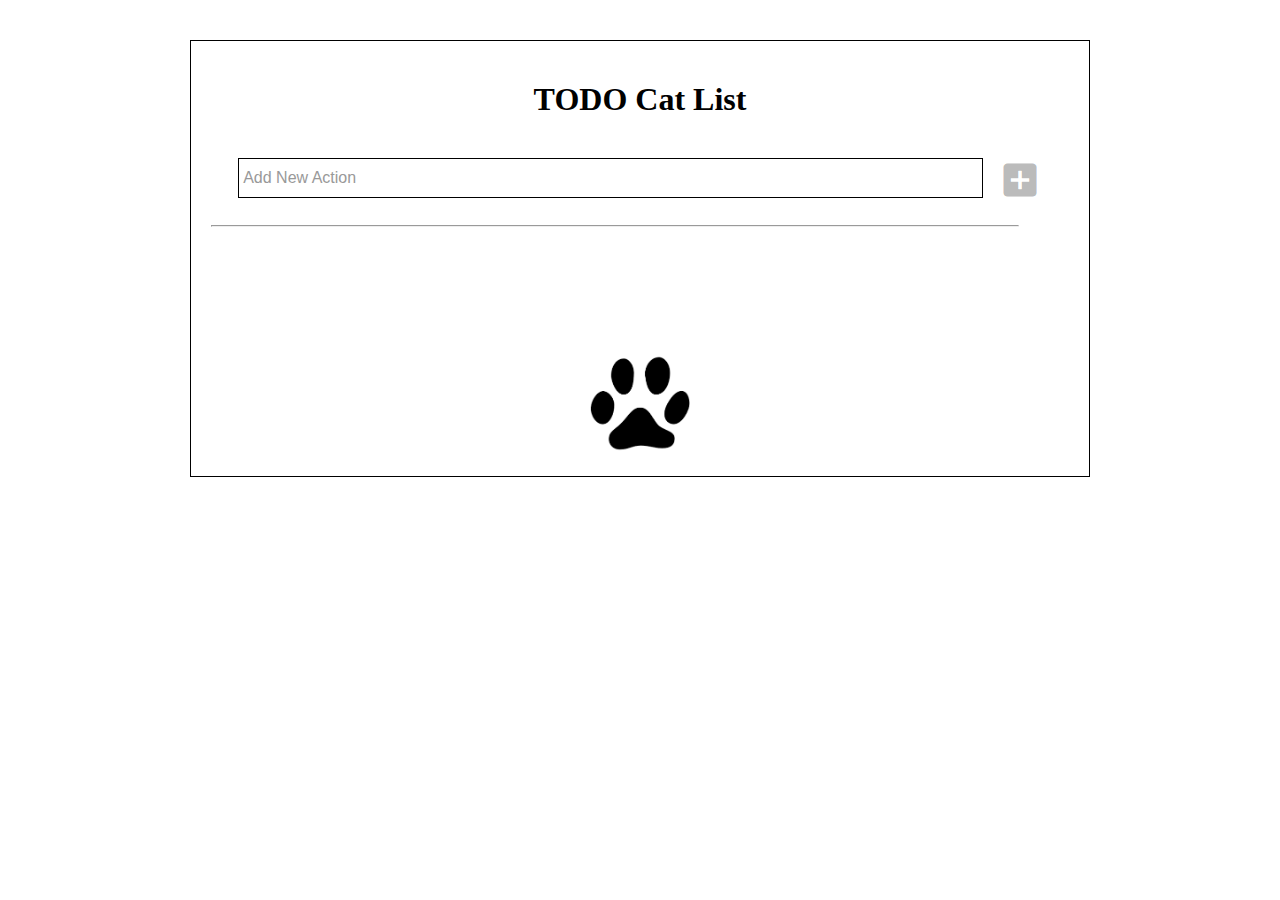
<file: FE_9_11_homework_dom/homework/index.html>
<!DOCTYPE html>
<html lang="en">

<head>
    <meta charset="UTF-8">
    <title>Homework 11 - TODO Cat List</title>
    <link rel="stylesheet" href="./assets/material-icons/material-icons.css">
    <link rel="stylesheet" href="./assets/styles.css">
</head>

<body>


    <div id="root">
        <p id="warning-message" style="display: none">Maximum item per list are created.</p>
    </div>

    <script src="./src/app.js"></script>
</body>

</html>
</file>
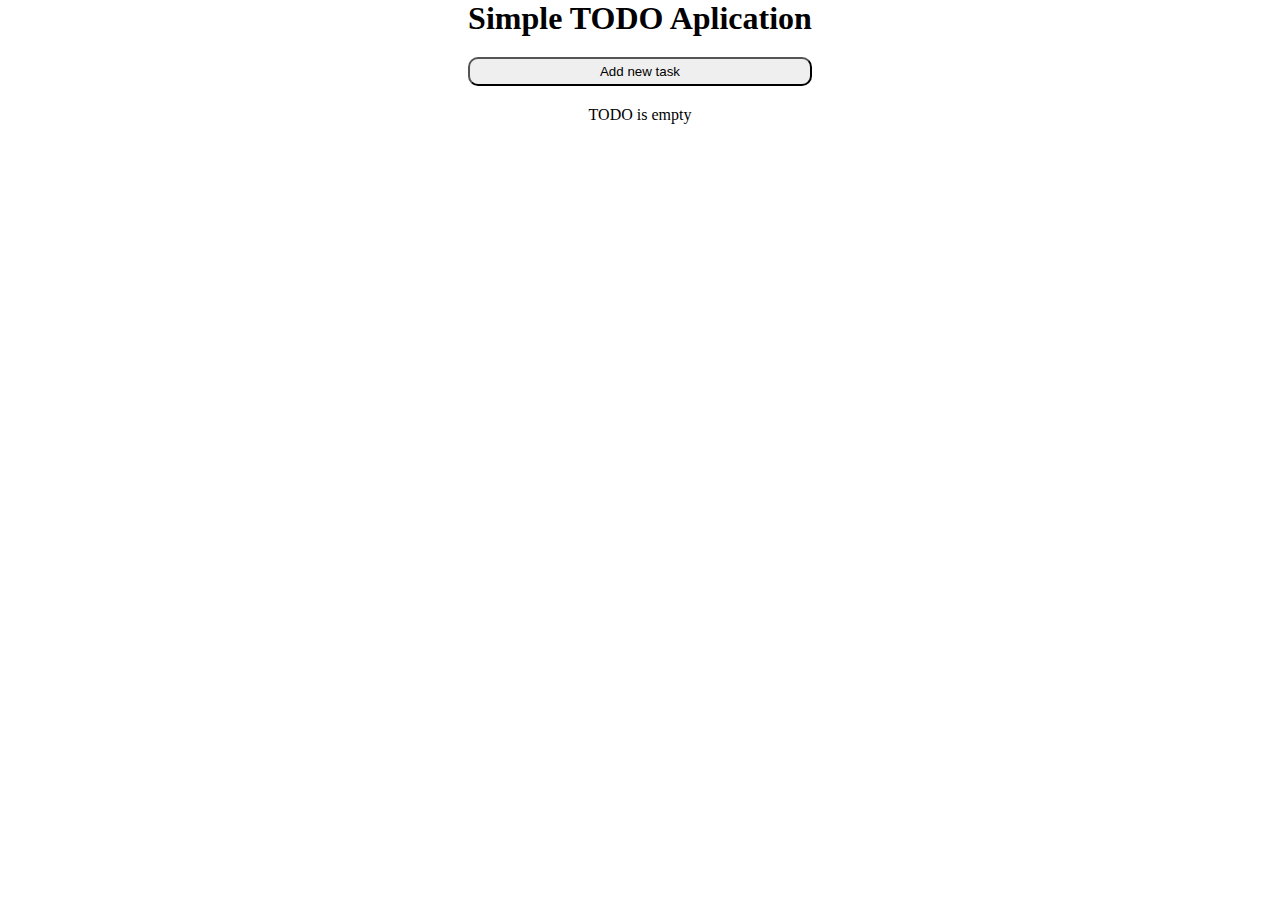
<file: FE_9_12_homework_bom/homework/index.html>
<!DOCTYPE html>
<html lang="en">

<head>
    <meta charset="UTF-8">
    <title>Homework 12 - Simple TODO List</title>
    <link rel="stylesheet" href="./assets/styles.css">
</head>

<body>
    <div id="root">
        <div id="main">
            <h1>Simple TODO Aplication</h1>
            <button id="add">Add new task</button>
            <p>TODO is empty</p>
            <span id="span"></span>

        </div>
    </div>
    <script src="./src/app.js"></script>
</body>

</html>
</file>
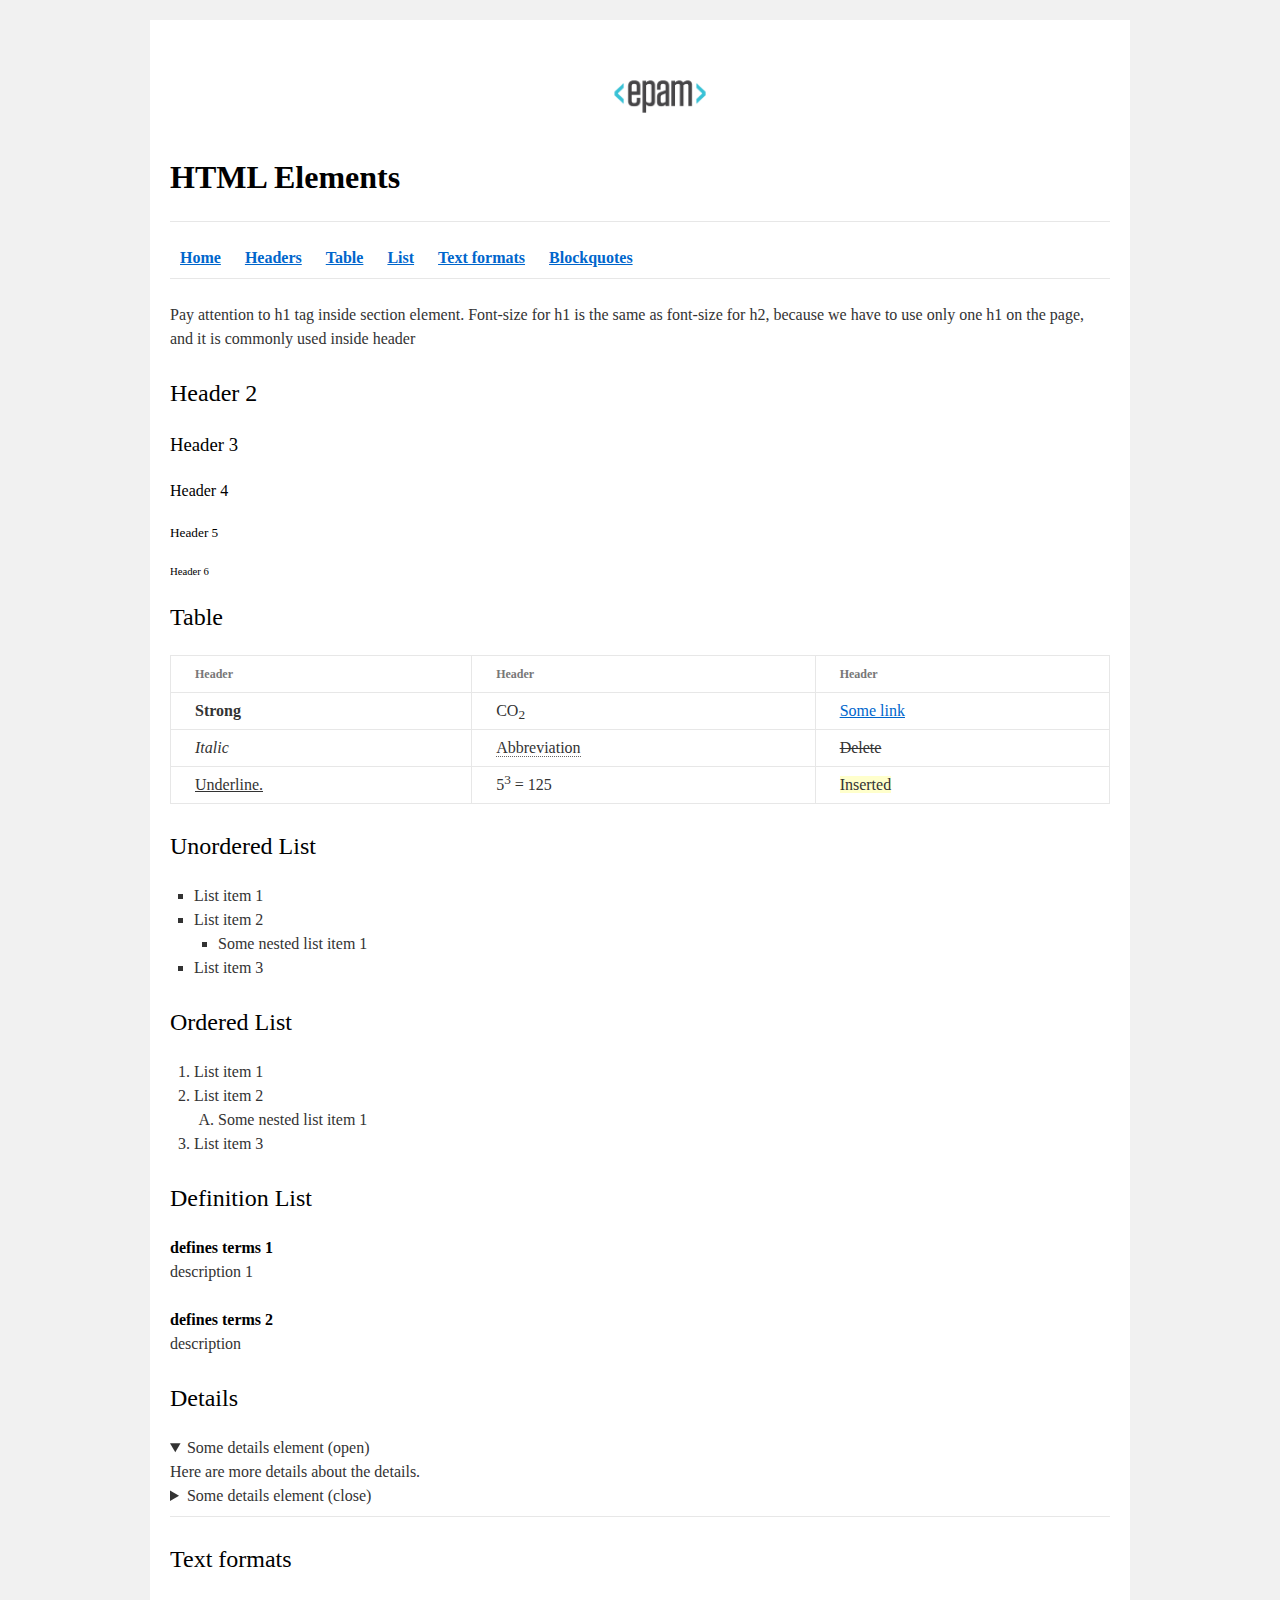
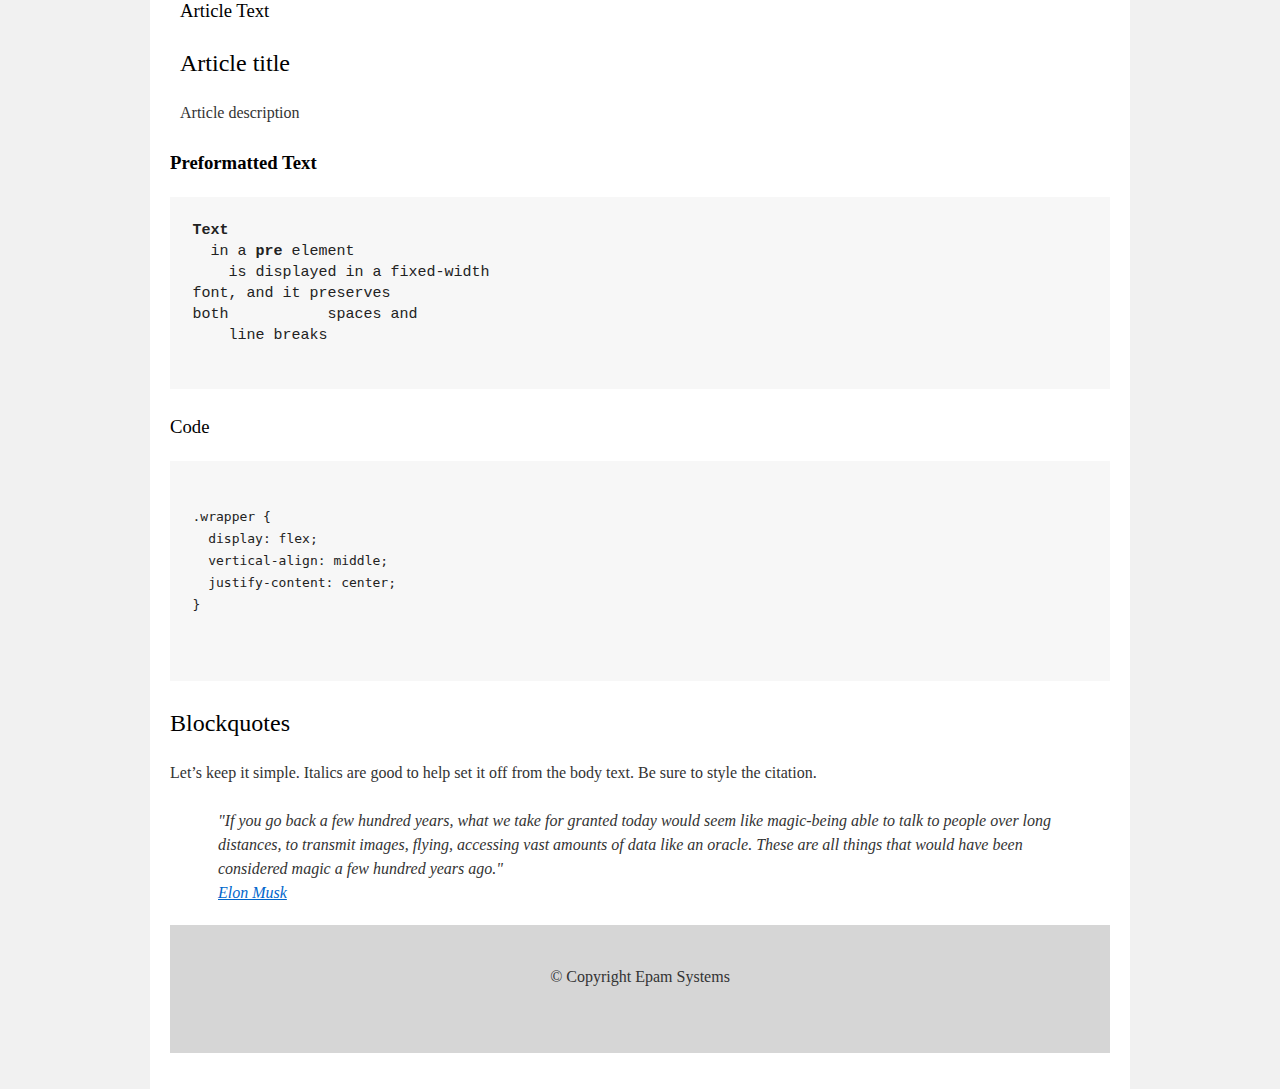
<file: FE_9_1_homework_html-basics/homework/index.html>
<!DOCTYPE html>
<html>

<head>
    <meta charset="utf-8">
    <title>HTML Basics</title>
    <link rel="stylesheet" href="style.css">
</head>

<body>
    <div id="wrapper">
        <div id="main">
            <div id="container">
                <div id="content" role="main">
                    <!-- TODO: Content goes here -->
                    <section id="home">
                        <img src="logo.png" alt="epam_logo">
                        <h1><b>HTML Elements</b></h1>
                    </section>
                    <section id="headers">
                        <hr>
                        <nav>
                            <a href="#home"><b>Home</b></a>
                            <a href="#headers"><b>Headers</b></a>
                            <a href="#table"><b>Table</b></a>
                            <a href="#list"><b>List</b></a>
                            <a href="#text-format"><b>Text formats</b></a>
                            <a href="#blockquotes"><b>Blockquotes</b></a>
                        </nav>
                        <hr>
                        <p>Pay attention to h1 tag inside section element. Font-size for h1 is the same as font-size for h2, because we have to use only one h1 on the page, and it is commonly used inside header</p>
                        <h2>Header 2</h2>
                        <h3>Header 3</h3>
                        <h4>Header 4</h4>
                        <h5>Header 5</h5>
                        <h6>Header 6</h6>
                    </section>
                    <section id="table">
                        <h2>Table</h2>
                        <table>
                            <thead>
                                <tr>
                                    <th>Header</th>
                                    <th>Header</th>
                                    <th>Header</th>
                                </tr>
                            </thead>
                            <tbody>
                                <tr>
                                    <td><strong>Strong</strong></td>
                                    <td>CO<sub>2</sub></td>
                                    <td><a href="#">Some link</a></td>
                                </tr>
                                <tr>
                                    <td><em>Italic</em></td>
                                    <td><abbr>Abbreviation</abbr></td>
                                    <td><s>Delete</s></td>
                                </tr>
                                <tr>
                                    <td><u>Underline.</u></td>
                                    <td>5<sup>3</sup> = 125</td>
                                    <td><ins>Inserted</ins></td>
                                </tr>
                            </tbody>
                        </table>
                    </section>
                    <section id="list">
                        <h2>Unordered List</h2>
                        <ul>
                            <li>List item 1</li>
                            <li>List item 2</li>
                            <ul>
                                <li>Some nested list item 1</li>
                            </ul>
                            <li>List item 3</li>
                        </ul>
                        <h2>Ordered List</h2>
                        <ol>
                            <li>List item 1</li>
                            <li>List item 2</li>
                            <ol>
                                <li>Some nested list item 1</li>
                            </ol>
                            <li>List item 3</li>
                        </ol>
                        <h2>Definition List</h2>
                        <dl>
                            <dt>defines terms 1</dt>
                            <dd>description 1</dd>
                            <dt>defines terms 2</dt>
                            <dd>description</dd>
                        </dl>
                        <h2>Details</h2>
                        <details open>
                            <summary>Some details element (open)</summary>
                            Here are more details about the details.
                        </details>
                        <details>
                            <summary>Some details element (close)</summary>
                            Here are more details about the details.
                        </details>
                        <hr>
                    </section>
                    <section id="text-format">
                        <h2>Text formats</h2>
                        <article>
                            <h3>Article Text</h3>
                            <h2>Article title</h2>
                            <p>Article description</p>
                        </article>
                        <h3><b>Preformatted Text</b></h3>
                        <pre>
<b>Text</b>
  in a <b>pre</b> element
    is displayed in a fixed-width
font, and it preserves
both           spaces and
    line breaks
                        </pre>
                        <h3>Code</h3>
                        <pre>
  <code>
.wrapper {
  display: flex;
  vertical-align: middle;
  justify-content: center;
}
  </code>
                    </pre>
                    </section>
                    <section id="blockquotes">
                        <h2>Blockquotes</h2>
                        <p>Let’s keep it simple. Italics are good to help set it off from the body text. Be sure to style the citation.</p>
                        <blockquote>"If you go back a few hundred years, what we take for granted today would seem like magic-being able to talk to people over long distances, to transmit images, flying, accessing vast amounts of data like an oracle. These are all
                            things that would have been considered magic a few hundred years ago."<br>
                            <a href="#">Elon Musk</a>
                        </blockquote>
                    </section>
                    <footer>
                        <p>© Copyright Epam Systems</p>
                    </footer>
                </div>
            </div>
        </div>
    </div>
</body>

</html>
</file>
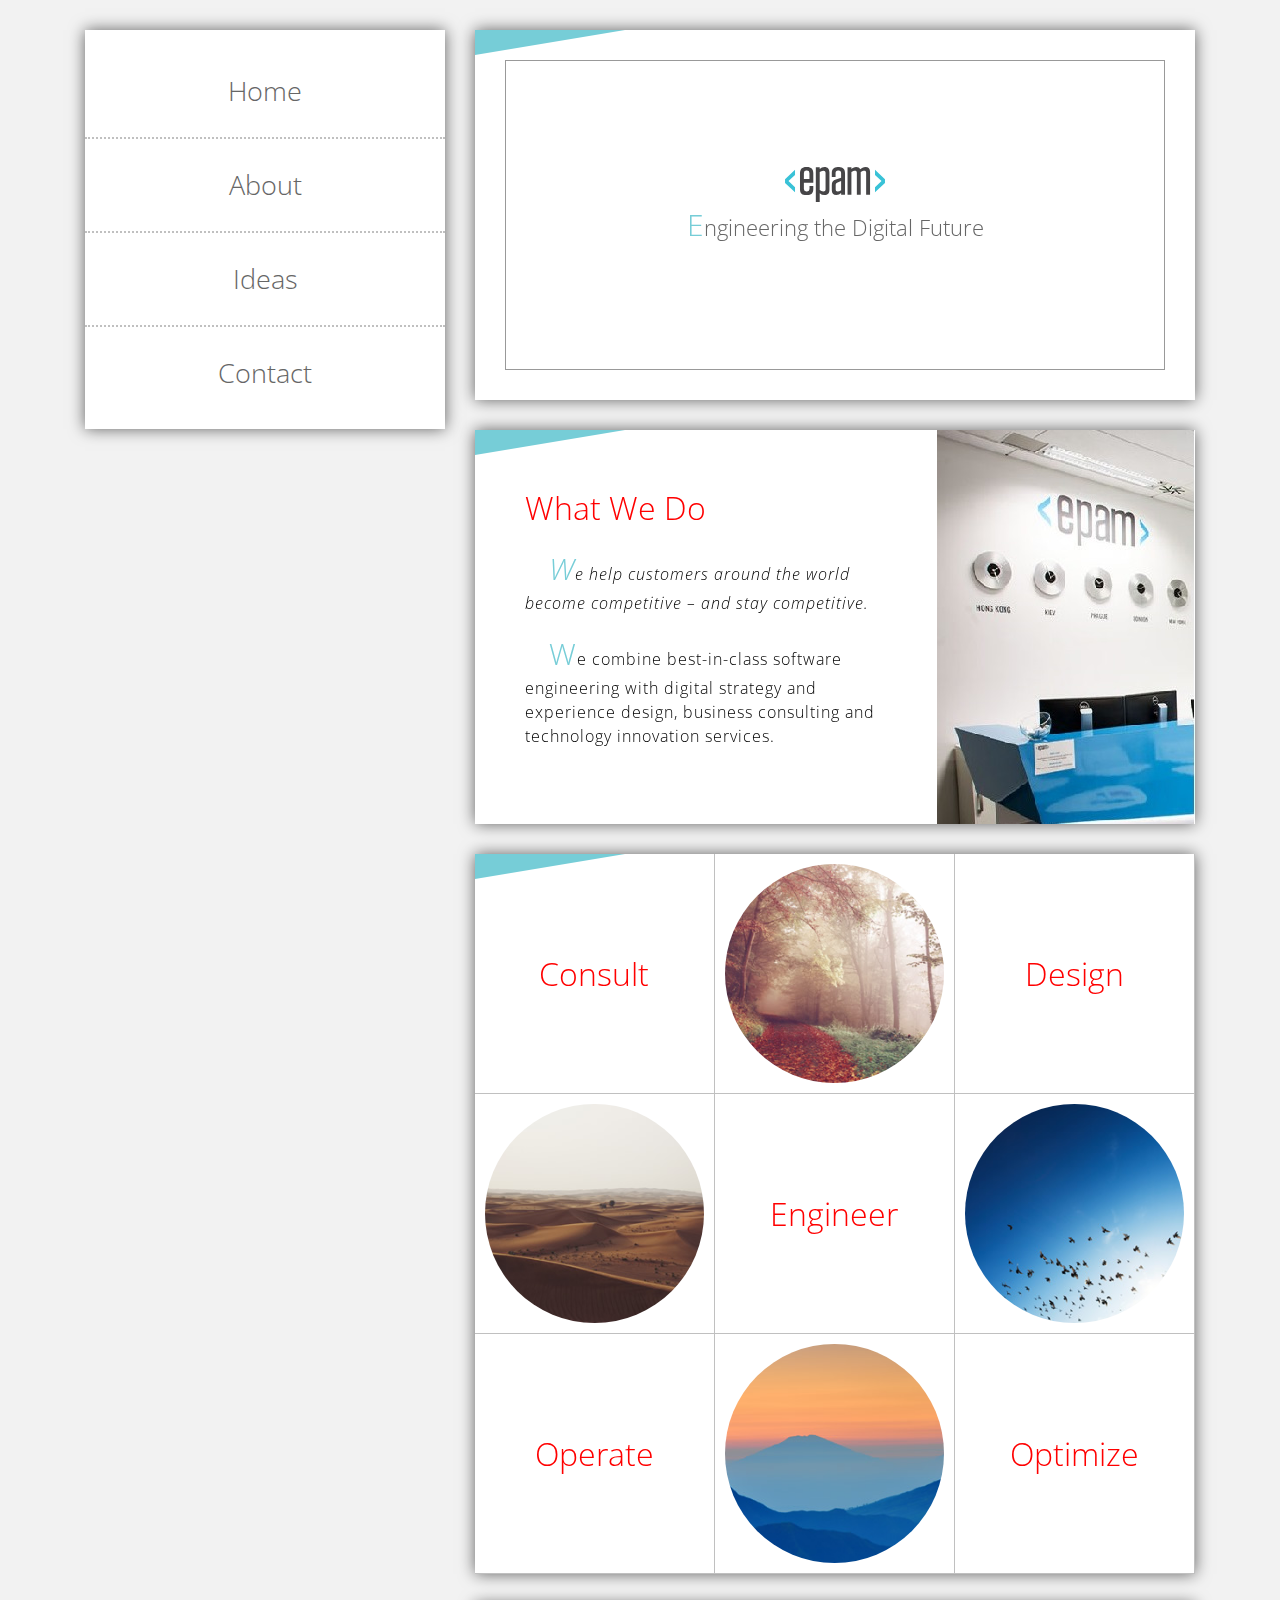
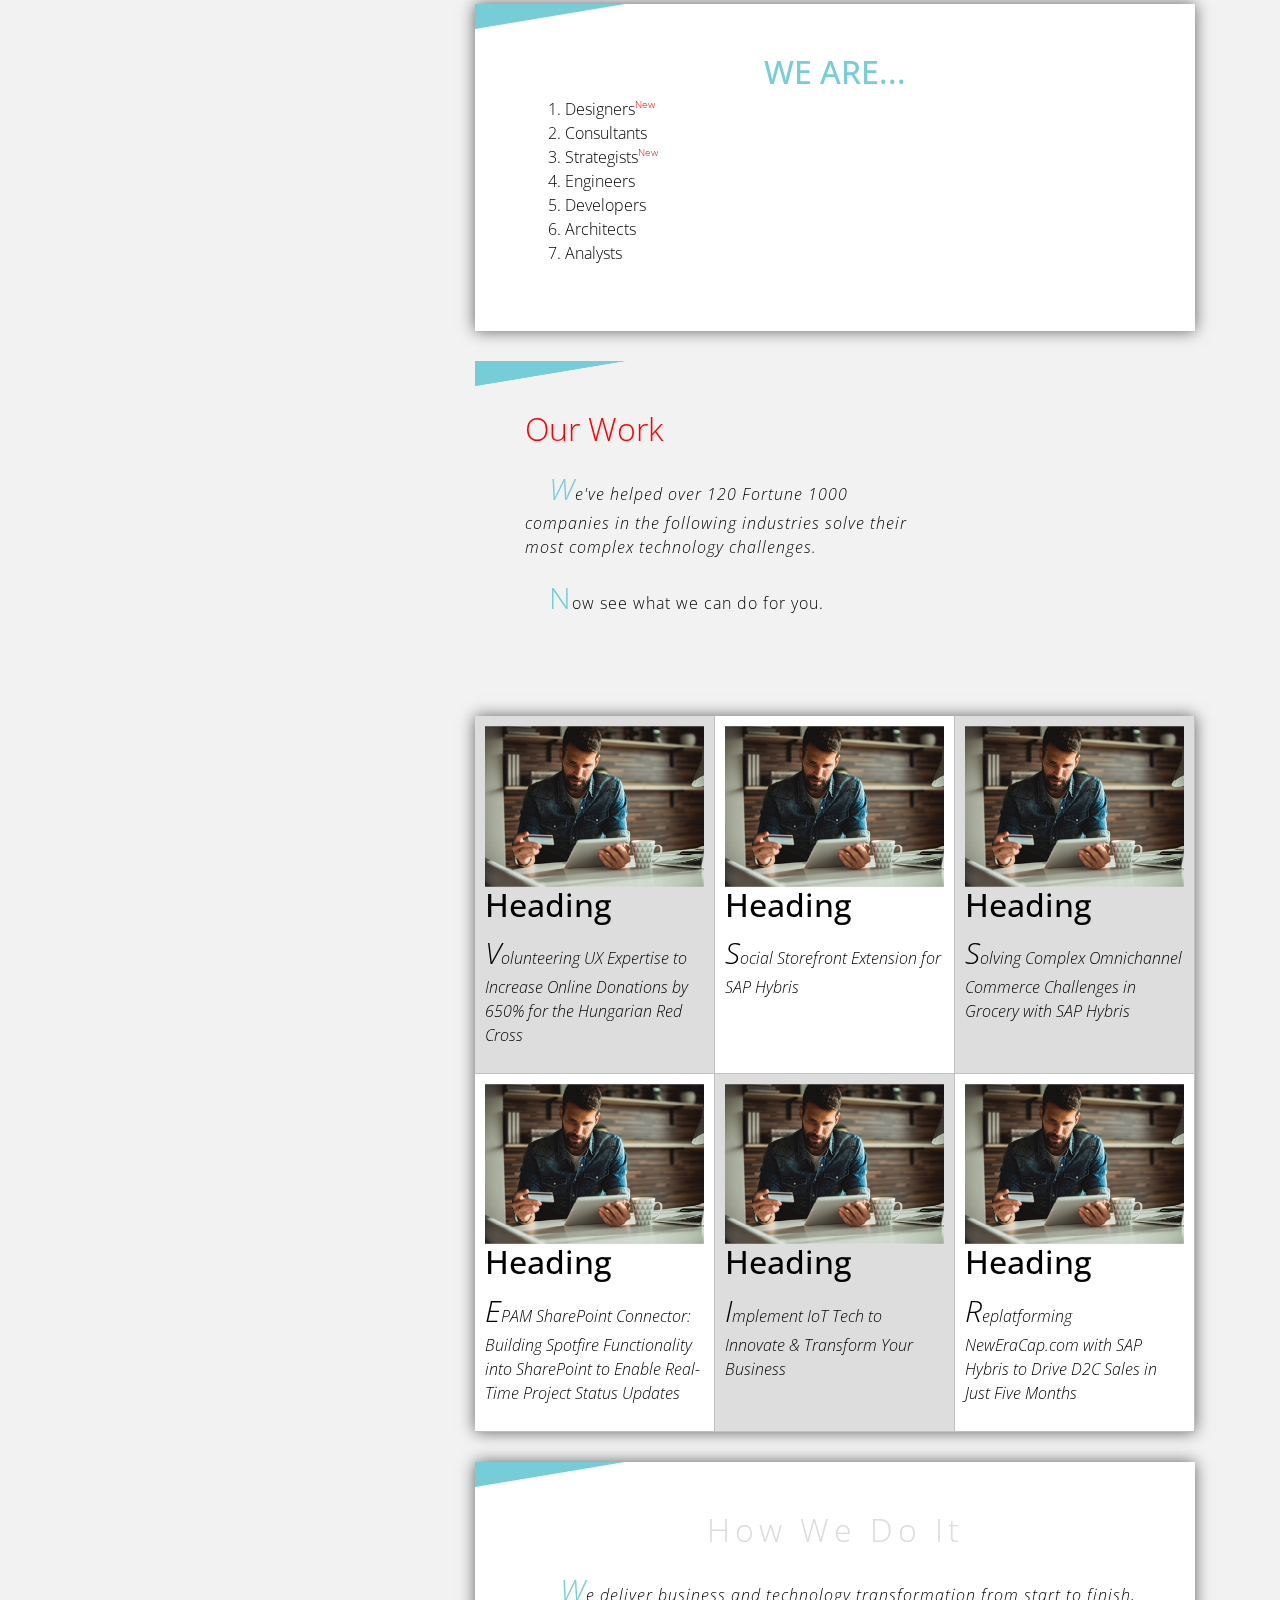
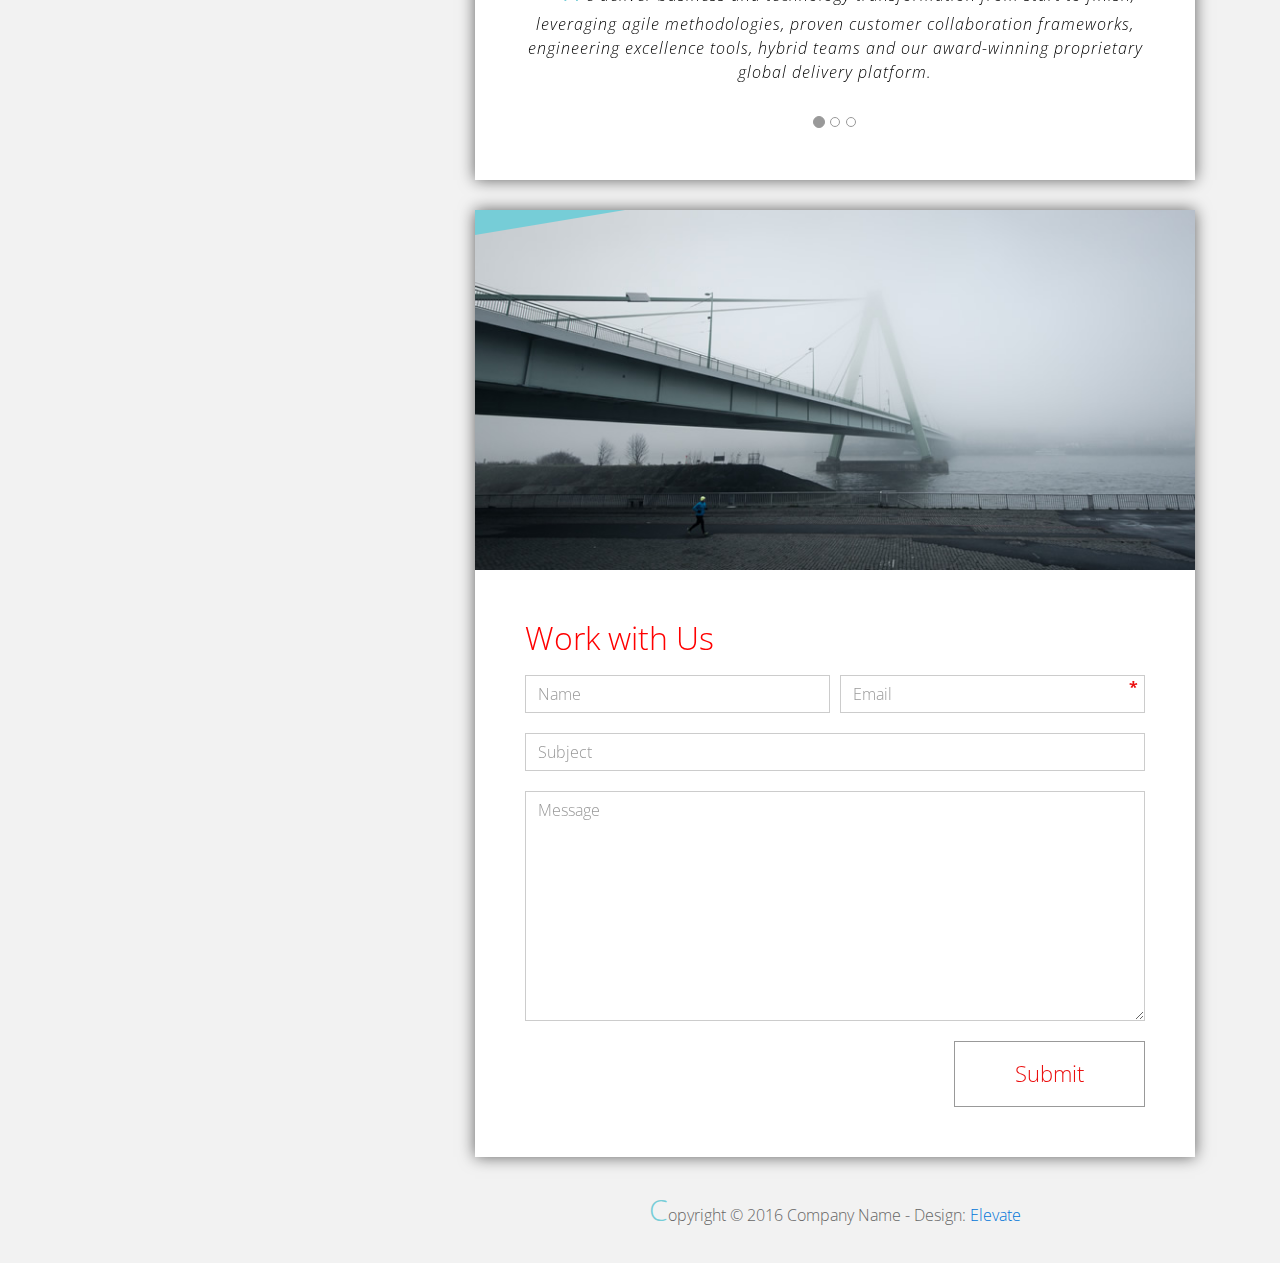
<file: FE_9_2_homework_css-basics/homework/index.html>
<!DOCTYPE html>
<html lang="en">
<head>
  <meta charset="utf-8">
  <meta http-equiv="X-UA-Compatible" content="IE=edge">
  <meta name="viewport" content="width=device-width, initial-scale=1">

  <title>CSS Basic HW</title>



  <!-- load stylesheets -->
  <link rel="stylesheet" href="http://fonts.googleapis.com/css?family=Open+Sans:300,400">
  <!-- Google web font "Open Sans" -->
  <link rel="stylesheet" href="css/bootstrap.min.css">
  <!-- Bootstrap style -->
  <link rel="stylesheet" href="css/general.css">
  <link rel="stylesheet" href="css/style.css">
  <!-- Templatemo style -->
</head>

<body>
<div class="container">

  <div class="tm-sidebar">
    <nav class="tm-main-nav">
      <ul>
        <li class="tm-nav-item"><a href="#home" class="tm-nav-item-link">Home</a></li>
        <li class="tm-nav-item"><a href="#about" class="tm-nav-item-link">About</a></li>
        <li class="tm-nav-item"><a href="#ideas" class="tm-nav-item-link">Ideas</a></li>
        <li class="tm-nav-item"><a href="#contact" class="tm-nav-item-link">Contact</a></li>
      </ul>
    </nav>
  </div>

  <div class="tm-main-content">

    <div id="home" class="tm-content-box margin-b-10">
      <div class="tm-banner">
        <div class="tm-banner-inner">
          <img src="img/EPAM_logo.svg" width="100" alt="">
          <p class="tm-banner-text">Engineering the Digital Future</p>
        </div>
      </div>
    </div>

    <section>
      <div class="tm-content-box flex-2-col">

        <div class="pad flex-item tm-team-description-container">
          <h2 class="tm-section-title">What We Do</h2>
          <p class="tm-section-description">We help customers around the world become competitive – and stay competitive.</p>
          <p class="tm-section-description"> We combine best-in-class software engineering with digital strategy and experience design, business consulting and technology innovation services.</p>
        </div>
        <div class="flex-item">
          <img src="img/image.jpg" alt="">
        </div>
        

      </div>
      <div id="about" class="tm-content-box">

        <ul class="boxes gallery-container">
          <li class="box box-bg">
            <h2 class="tm-section-title tm-section-title-box tm-box-bg-title">Consult</h2>
          </li>
          <li class="box">
            <a href="img/idea-large-01.jpg"><img src="img/idea-01.jpg" alt="Image"
                                                 class="img-fluid thumbnail"></a>
          </li>
          <li class="box box-bg">
            <h2 class="tm-section-title tm-section-title-box tm-box-bg-title">Design</h2>
          </li>
          <li class="box">
            <a href="img/idea-large-02.jpg"><img src="img/idea-02.jpg" alt="Image"
                                                 class="img-fluid thumbnail"></a>
          </li>
          <li class="box box-bg">
            <h2 class="tm-section-title tm-section-title-box tm-box-bg-title">Engineer</h2>
          </li>
          <li class="box">
            <a href="img/idea-large-03.jpg"><img src="img/idea-03.jpg" alt="Image"
                                                 class="img-fluid thumbnail"></a>
          </li>
          <li class="box box-bg">
            <h2 class="tm-section-title tm-section-title-box tm-box-bg-title">Operate</h2>
          </li>
          <li class="box">
            <a href="img/idea-large-04.jpg"><img src="img/idea-04.jpg" alt="Image"
                                                 class="img-fluid thumbnail"></a>
          </li>
          <li class="box box-bg">
            <h2 class="tm-section-title tm-section-title-box tm-box-bg-title">Optimize</h2>
          </li>
        </ul>

      </div>

    </section>

    <!-- slider -->
    <section class="heading tm-content-box">
      <div class="pad">
        <h2> WE ARE...</h2>
        <ol>
          <li><a href="index.html" class="text">Designers</a></li>
          <li><a href="index.html">Consultants</a></li>
          <li><a href="#" class="text">Strategists</a></li>
          <li><a href="#">Engineers</a></li>
          <li><a href="#">Developers</a></li>
          <li><a href="#">Architects</a></li>
          <li><a href="#">Analysts</a></li>
        </ol>
      </div>
    </section>

    <section class="blocks">
       <div class="pad flex-item tm-team-description-container">
          <h2 class="tm-section-title">Our Work</h2>
          <p class="tm-section-description">We've helped over 120 Fortune 1000 companies in the following industries solve their most complex technology challenges. </p>
          <p class="tm-section-description"> Now see what we can do for you.</p>
        </div>
      <div class="tm-content-box flex-2-col">
      </div>
      <div  class="tm-content-box">
        <ul class="boxes gallery-container">
          <li class="box">
            <img src="img/image-1.jpg" alt="Image" class="img-fluid">
            <div>
              <h2>Heading</h2>
              <p>Volunteering UX Expertise to Increase Online Donations by 650% for the Hungarian Red Cross</p>
            </div>
          </li>
          <li class="box">
            <img src="img/image-1.jpg" alt="Image" class="img-fluid">
            <div>
              <h2>Heading</h2>
              <p>Social Storefront Extension for SAP Hybris</p>
            </div>
          </li>
          <li class="box">
            <img src="img/image-1.jpg" alt="Image" class="img-fluid">
            <div>
              <h2>Heading</h2>
              <p>Solving Complex Omnichannel Commerce Challenges in Grocery with SAP Hybris</p>
            </div>
          </li>
          <li class="box">
            <img src="img/image-1.jpg" alt="Image" class="img-fluid">
            <div>
              <h2>Heading</h2>
              <p>EPAM SharePoint Connector: Building Spotfire Functionality into SharePoint to Enable Real-Time Project Status Updates</p>
            </div>
          </li>
          <li class="box">
            <img src="img/image-1.jpg" alt="Image" class="img-fluid">
            <div>
              <h2>Heading</h2>
              <p>Implement IoT Tech to Innovate &amp; Transform Your Business</p>
            </div>
          </li>
          <li class="box">
            <img src="img/image-1.jpg" alt="Image" class="img-fluid">
            <div>
              <h2>Heading</h2>
              <p>Replatforming NewEraCap.com with SAP Hybris to Drive D2C Sales in Just Five Months</p>
            </div>
          </li>
        </ul>

      </div>
    </section>

    <section id="ideas">
      <div id="tmCarousel" class="carousel slide tm-content-box" data-ride="carousel">

        <ol class="carousel-indicators">
          <li data-target="#tmCarousel" data-slide-to="0" class="active"></li>
          <li data-target="#tmCarousel" data-slide-to="1" class=""></li>
          <li data-target="#tmCarousel" data-slide-to="2" class=""></li>
        </ol>

        <div class="carousel-inner" role="listbox">

          <div class="carousel-item active">
            <div class="carousel-content">
              <div class="flex-item">
                <h2 class="tm-section-title">How We Do It</h2>
                <p class="tm-section-description carousel-description">We deliver business and technology transformation from start to finish, leveraging agile methodologies, proven customer collaboration frameworks, engineering excellence tools, hybrid teams and our award-winning proprietary global delivery platform.</p>
              </div>
            </div>
          </div>

          <div class="carousel-item">
            <div class="carousel-content">
              <div class="flex-item">
                <h2 class="tm-section-title">Our Clients</h2>
                <p class="tm-section-description carousel-description">Lorem ipsum dolor sit amet,
                  consectetur adipiscing elit. Quisque vel nisi pharetra nibh varius pharetra ac
                  sagittis nisi. Etiam pharetra vestibulum hendrerit. Pellentesque interdum metus
                  sed massa rutrum.</p>
              </div>
            </div>
          </div>

          <div class="carousel-item">
            <div class="carousel-content">
              <div class="flex-item">
                <h2 class="tm-section-title">Our Projects</h2>
                <p class="tm-section-description carousel-description">Donec ex libero, fringilla
                  vitae purus sit amet, rhoncus pharetra lorem. Pellentesque id sem id lacus
                  ultricies vehicula. Aliquam rutrum mi non. Pellentesque interdum metus sed massa
                  rutrum.</p>
              </div>
            </div>
          </div>

        </div>

      </div>
    </section>

    <section class="tm-content-box">
      <img src="img/contact.jpg" alt="Contact image" class="img-fluid">

      <div id="contact" class="pad">
        <h2 class="tm-section-title">Work with Us</h2>
        <form action="#contact" method="get" class="contact-form">

          <div class="form-group col-xs-12 col-sm-12 col-md-6 col-lg-6 form-group-2-col-left">
            <input type="text" id="contact_name" name="contact_name" class="form-control"
                   placeholder="Name" required/>
          </div>
          <div class="form-group col-xs-12 col-sm-12 col-md-6 col-lg-6 form-group-2-col-right mandatory-field">
            <input type="email" id="contact_email" name="contact_email" class="form-control"
                   placeholder="Email" required/>
          </div>
          <div class="form-group">
            <input type="text" id="contact_subject" name="contact_subject" class="form-control"
                   placeholder="Subject" required/>
          </div>
          <div class="form-group">
            <textarea id="contact_message" name="contact_message" class="form-control" rows="9"
                      placeholder="Message" required></textarea>
          </div>

          <button type="submit" class="btn btn-primary submit-btn">Submit</button>

        </form>
      </div>
    </section>

    <footer class="tm-footer">
      <p class="text-xs-center">Copyright &copy; 2016 Company Name

        - Design: <a rel="nofollow" href="http://www.templatemo.com/tm-481-elevate"
                     target="_parent">Elevate</a></p>
    </footer>

  </div>

</div>

</body>
</html>
</file>
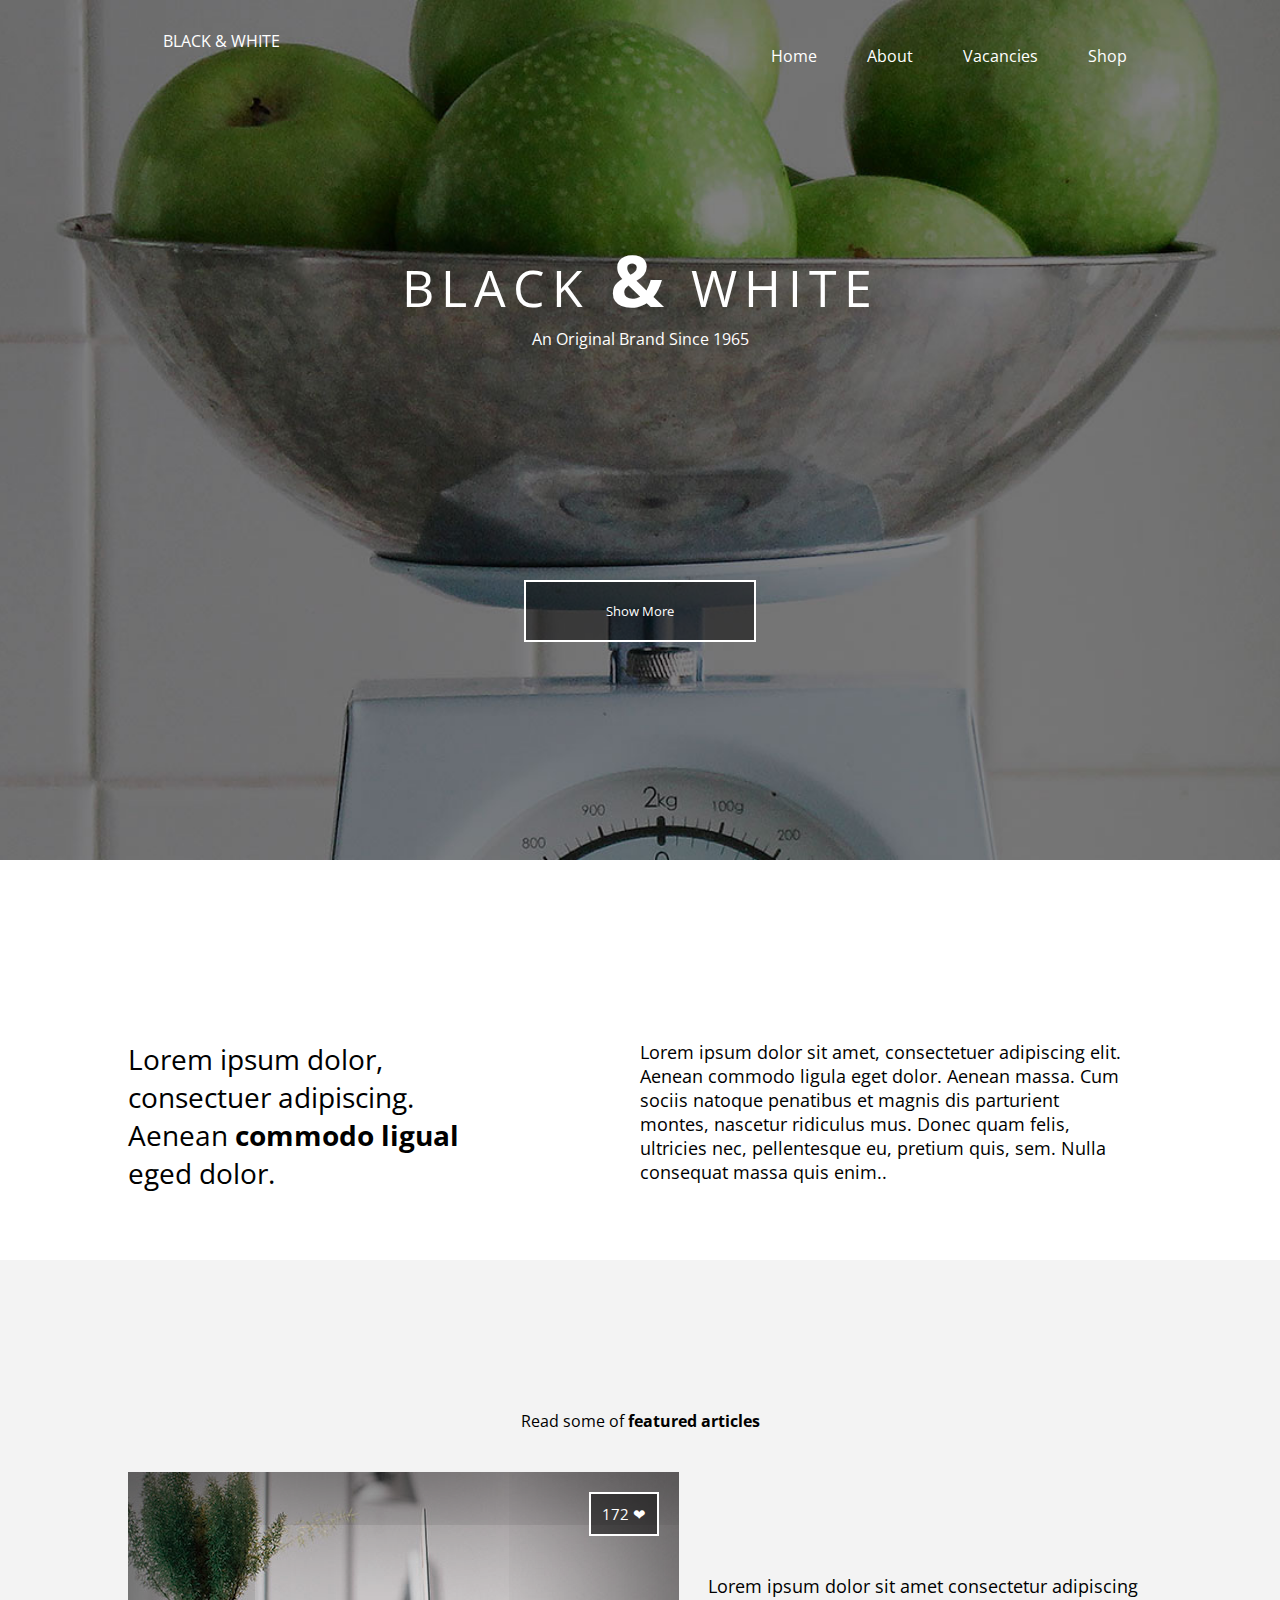
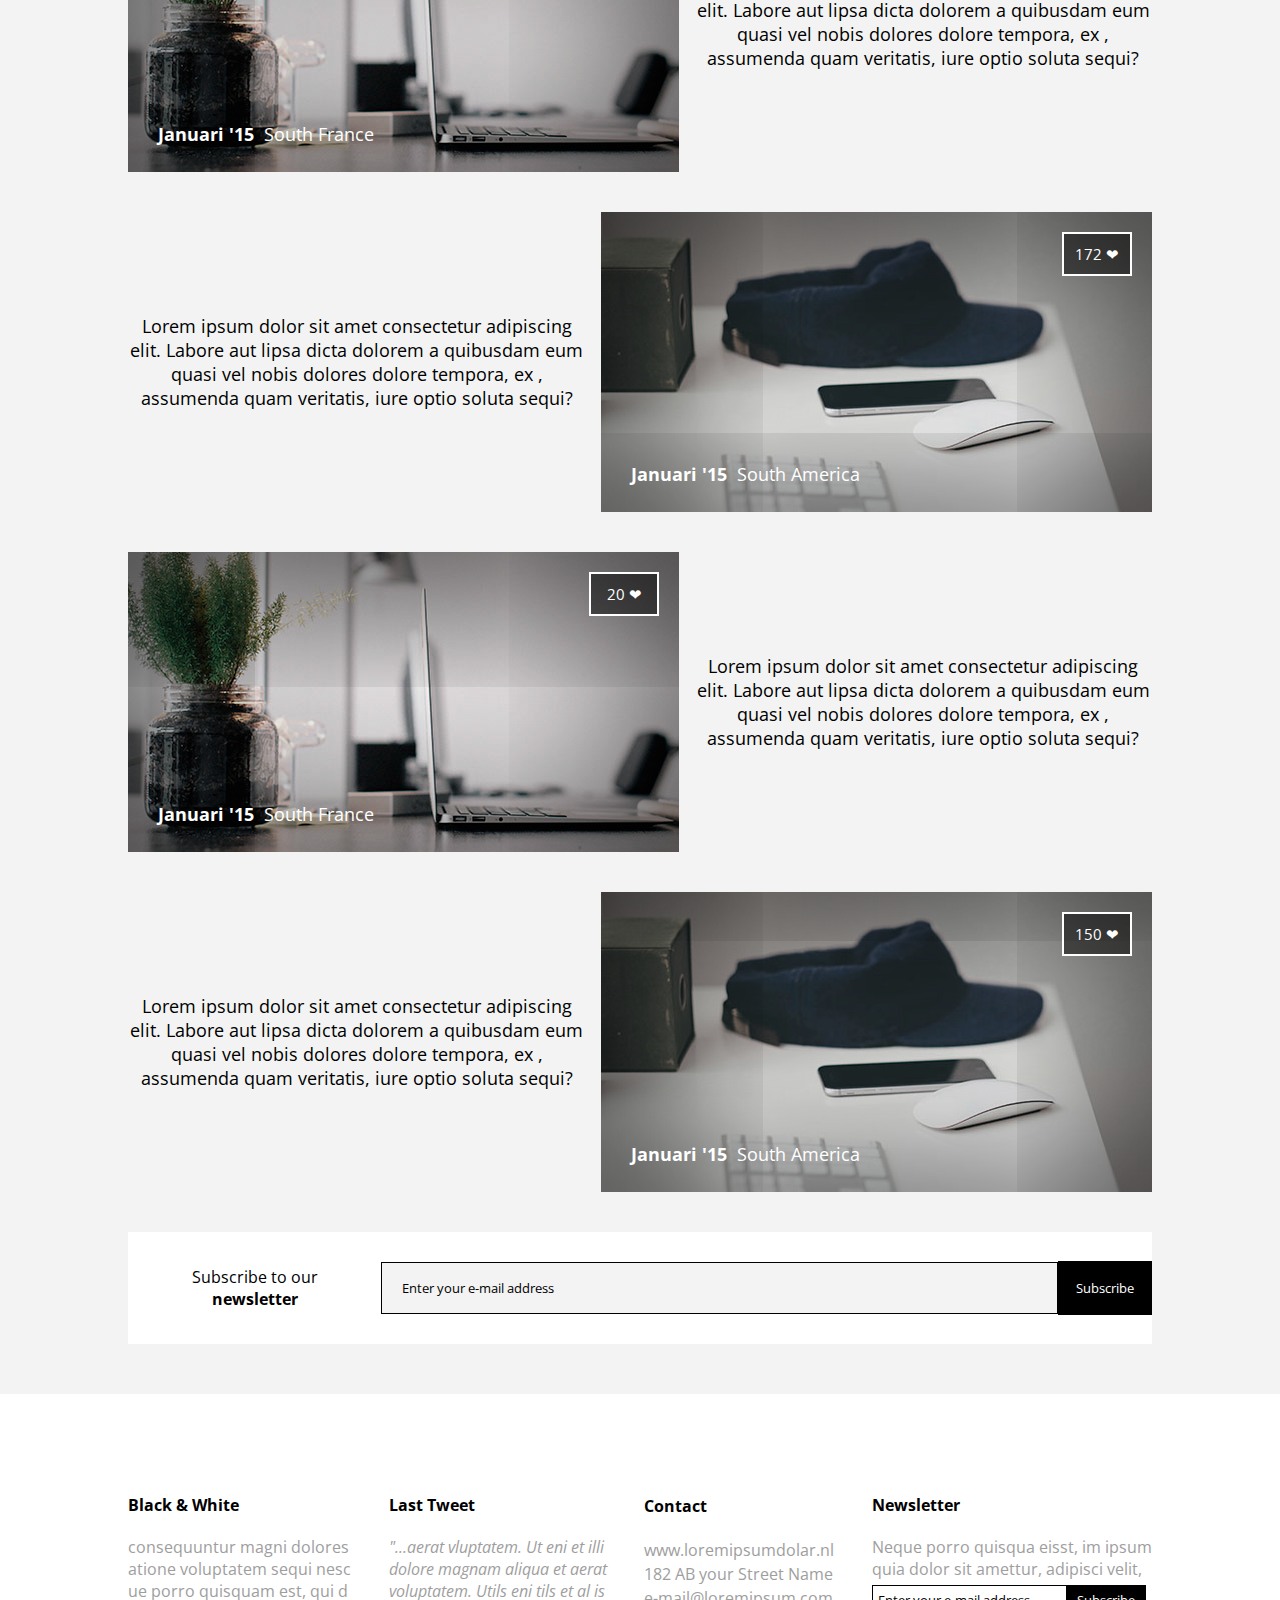
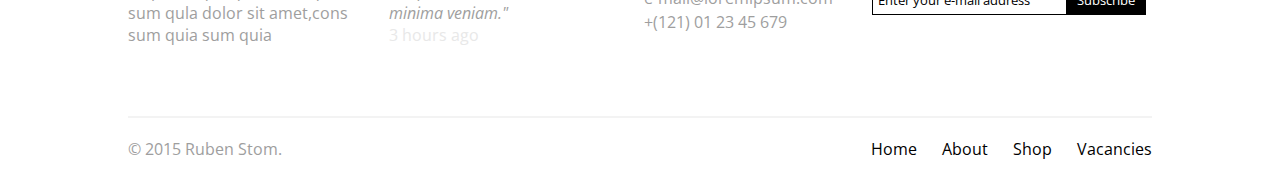
<file: FE_9_4_homework_css-layouts/homework/index.html>
<!DOCTYPE html>
<html lang="en">

<head>
    <meta charset="UTF-8">
    <meta name="viewport" content="width=device-width, initial-scale=1.0">
    <meta http-equiv="X-UA-Compatible" content="ie=edge">
    <link rel="stylesheet" type="text/css" href="css/style.css">
    <link href="https://fonts.googleapis.com/css?family=Open+Sans" rel="stylesheet">
    <title>CSS Layouts</title>
</head>

<body>
    <!-- Your code goes here -->
    <div class="wrapper">

        <header>
            <nav>
                <div class="logo">
                    <a href="">Black & White</a>
                </div>
                <div class="header-menu">

                    <ul class="menu">
                        <li><a href="#home">Home</a></li>
                        <li><a href="#about">About</a></li>
                        <li><a href="#vacancies">Vacancies</a></li>
                        <li><a href="#shop">Shop</a></li>
                    </ul>
                </div>
            </nav>

            <div class="main-information">
                <p>Black <span class="center-and">&amp;</span> White</p>
                <p>An Original Brand Since 1965</p>
            </div>
            <div class="header-button">
                <button class="header-center-button">Show More</button>
            </div>
        </header>


        <section class="main">
            <div class="top-main">
                <div class="first-block-left">
                    <div class="text-content-left">
                        <p>Lorem ipsum dolor, consectuer adipiscing. Aenean
                            <b>commodo ligual</b> eged dolor.</p>
                    </div>
                </div>
                <div class="second-block-right">
                    <div class="text-content-right">
                        <p>Lorem ipsum dolor sit amet, consectetuer adipiscing elit. Aenean commodo ligula eget dolor. Aenean massa. Cum sociis natoque penatibus et magnis dis parturient montes, nascetur ridiculus mus. Donec quam felis, ultricies nec, pellentesque
                            eu, pretium quis, sem. Nulla consequat massa quis enim..</p>
                    </div>
                </div>
            </div>
            <div class="bottom-main">
                <div class="content-main">
                    <p>Read some of
                        <b>featured articles</b>
                    </p>
                    <div class="field-item">
                        <div class="first-image-top-left">

                            <div class="top-left-information1">
                                <div class="img-likes">172 &#10084;</div>
                                <div class="text-inside-image">
                                    <p>Januari '15</p>
                                    <p>South France</p>
                                </div>
                            </div>
                            <div class="top-right-text">
                                <div class="text-number-one">
                                    <p>Lorem ipsum dolor sit amet consectetur adipiscing elit. Labore aut lipsa dicta dolorem a quibusdam eum quasi vel nobis dolores dolore tempora, ex , assumenda quam veritatis, iure optio soluta sequi? </p>
                                </div>
                            </div>
                        </div>
                        <div class="second-image-top-right">
                            <div class="top-left-information">
                                <div class="text-number-one">
                                    <p>Lorem ipsum dolor sit amet consectetur adipiscing elit. Labore aut lipsa dicta dolorem a quibusdam eum quasi vel nobis dolores dolore tempora, ex , assumenda quam veritatis, iure optio soluta sequi? </p>
                                </div>
                            </div>
                            <div class="top-right-information2">
                                <div class="img-likes">172 &#10084;</div>
                                <div class="text-inside-image">
                                    <p>Januari '15</p>
                                    <p>South America</p>
                                </div>
                            </div>
                        </div>
                        <div class="first-image-top-left">
                            <div class="top-left-information1">
                                <div class="img-likes">20 &#10084;</div>
                                <div class="text-inside-image">
                                    <p>Januari '15</p>
                                    <p>South France</p>
                                </div>
                            </div>
                            <div class="top-right-text">
                                <div class="text-number-one">
                                    <p>Lorem ipsum dolor sit amet consectetur adipiscing elit. Labore aut lipsa dicta dolorem a quibusdam eum quasi vel nobis dolores dolore tempora, ex , assumenda quam veritatis, iure optio soluta sequi? </p>
                                </div>
                            </div>
                        </div>
                        <div class="second-image-top-right">
                            <div class="top-left-information">
                                <div class="text-number-one">
                                    <p>Lorem ipsum dolor sit amet consectetur adipiscing elit. Labore aut lipsa dicta dolorem a quibusdam eum quasi vel nobis dolores dolore tempora, ex , assumenda quam veritatis, iure optio soluta sequi? </p>
                                </div>
                            </div>
                            <div class="top-right-information2">
                                <div class="img-likes">150 &#10084;</div>
                                <div class="text-inside-image">
                                    <p>Januari '15</p>
                                    <p>South America</p>
                                </div>
                            </div>
                        </div>
                        <div class="subscribe">
                            <p>Subscribe to our
                                <b>newsletter</b>
                            </p>
                            <input class="input-subscribe" type="email" placeholder="Enter your e-mail address">
                            <button class="button-subscribe" type="button">Subscribe</button>
                        </div>
                    </div>

                </div>
            </div>
        </section>
        <footer>
            <div class="footer-info">
                <ul>
                    <li>
                        <h4>Black &amp; White</h4>
                        <p>consequuntur magni dolores
                            <br> atione voluptatem sequi nesc
                            <br> ue porro quisquam est, qui d
                            <br> sum qula dolor sit amet,cons
                            <br> sum quia sum quia</p>
                    </li>
                    <li>
                        <h4>Last Tweet</h4>
                        <p>
                            <i>"...aerat vluptatem. Ut eni et illi
                                      <br> dolore magnam aliqua et aerat
                                      <br> voluptatem. Utils eni tils et al is
                                      <br> minima veniam."</i>
                        </p>
                        <p>3 hours ago</p>
                    </li>
                    <li>
                        <h4>Contact</h4>
                        <p>www.loremipsumdolar.nl
                            <br> 182 AB your Street Name
                            <br> e-mail@loremipsum.com
                            <br> +(121) 01 23 45 679</p>

                    </li>
                    <li>
                        <h4>Newsletter</h4>
                        <p>Neque porro quisqua eisst, im ipsum
                            <br> quia dolor sit amettur, adipisci velit,</p>
                        <input type="email" placeholder="Enter your e-mail address">
                        <button class="button-subscribe" type="button">Subscribe</button>
                    </li>
                </ul>
            </div>
            <div class="copyright-and-nav">
                <div class="copyright-text"> &copy; 2015 Ruben Stom.</div>
                <div class="footer-links">
                    <ul>
                        <li>
                            <a href="">Home</a>
                        </li>
                        <li>
                            <a href="">About</a>
                        </li>
                        <li>
                            <a href="">Shop</a>
                        </li>
                        <li>
                            <a href="">Vacancies</a>
                        </li>
                    </ul>
                </div>
            </div>
        </footer>
    </div>
</body>

</html>
</file>
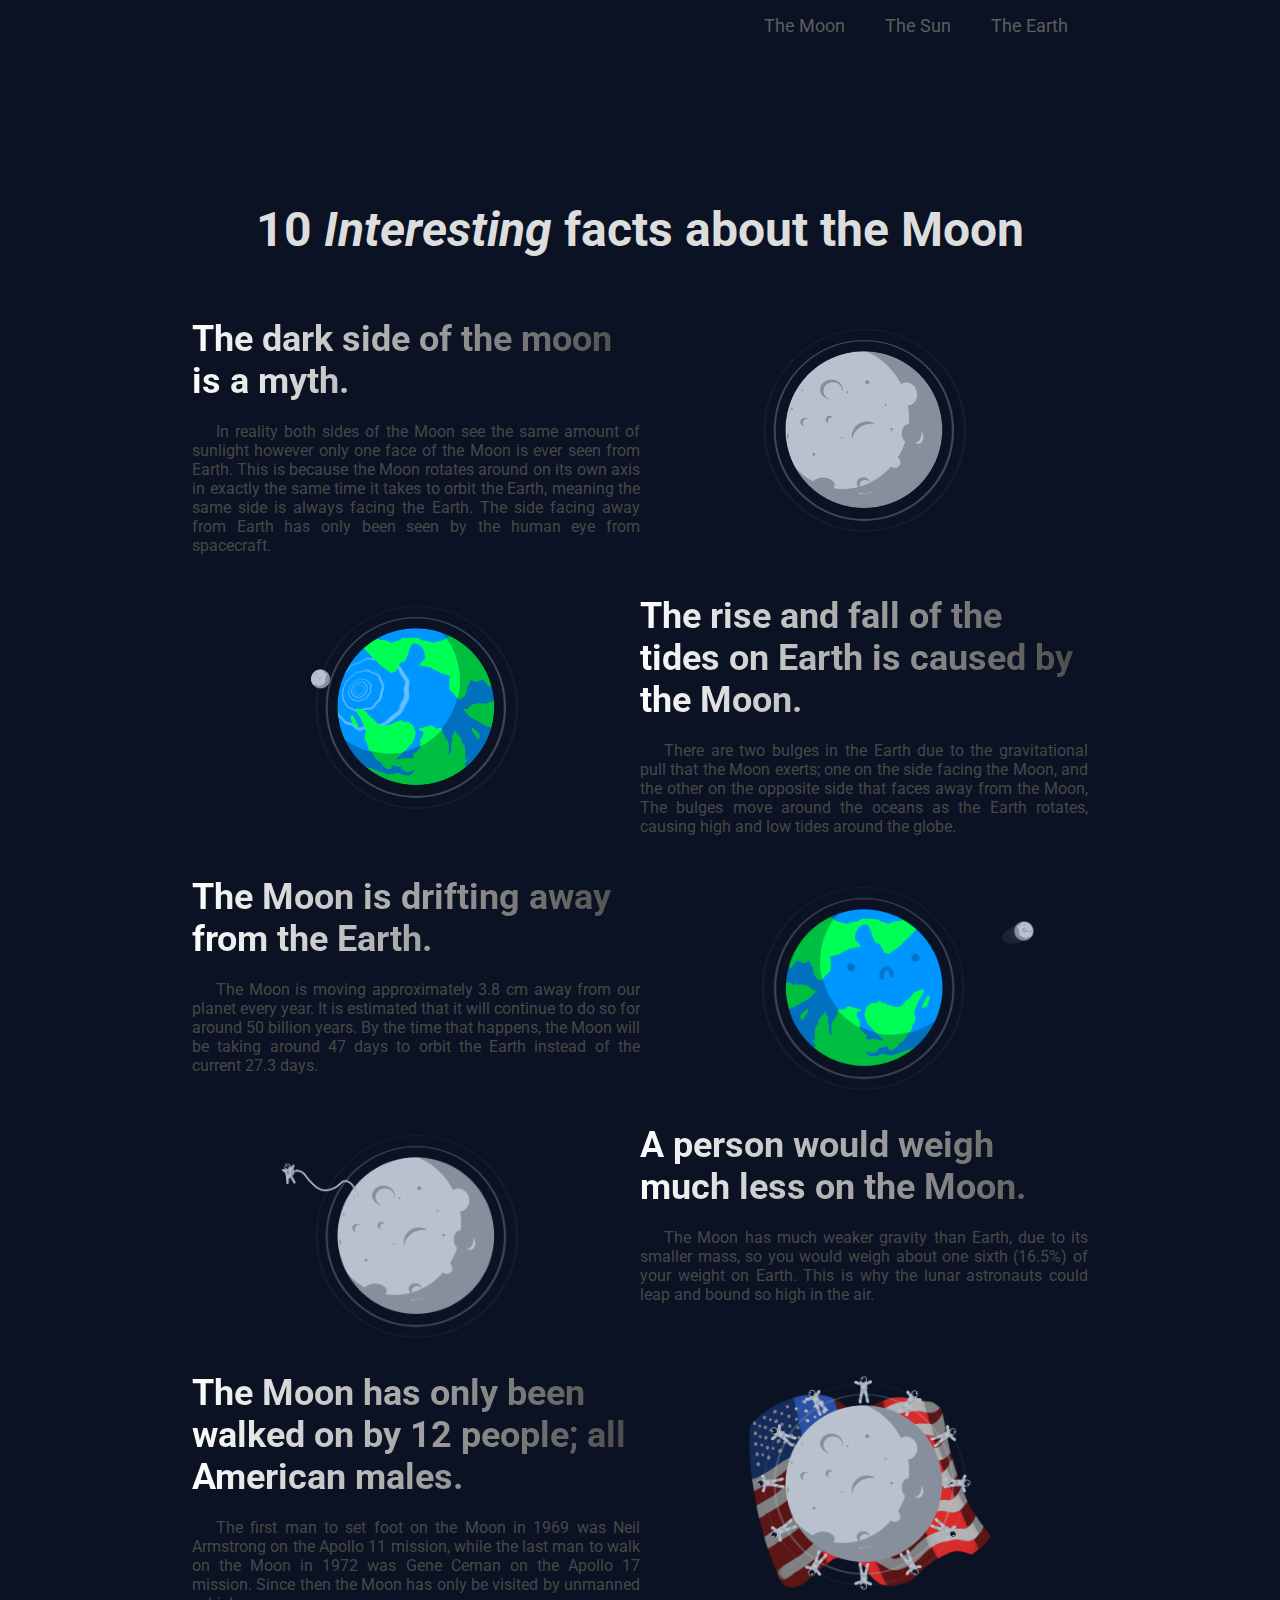
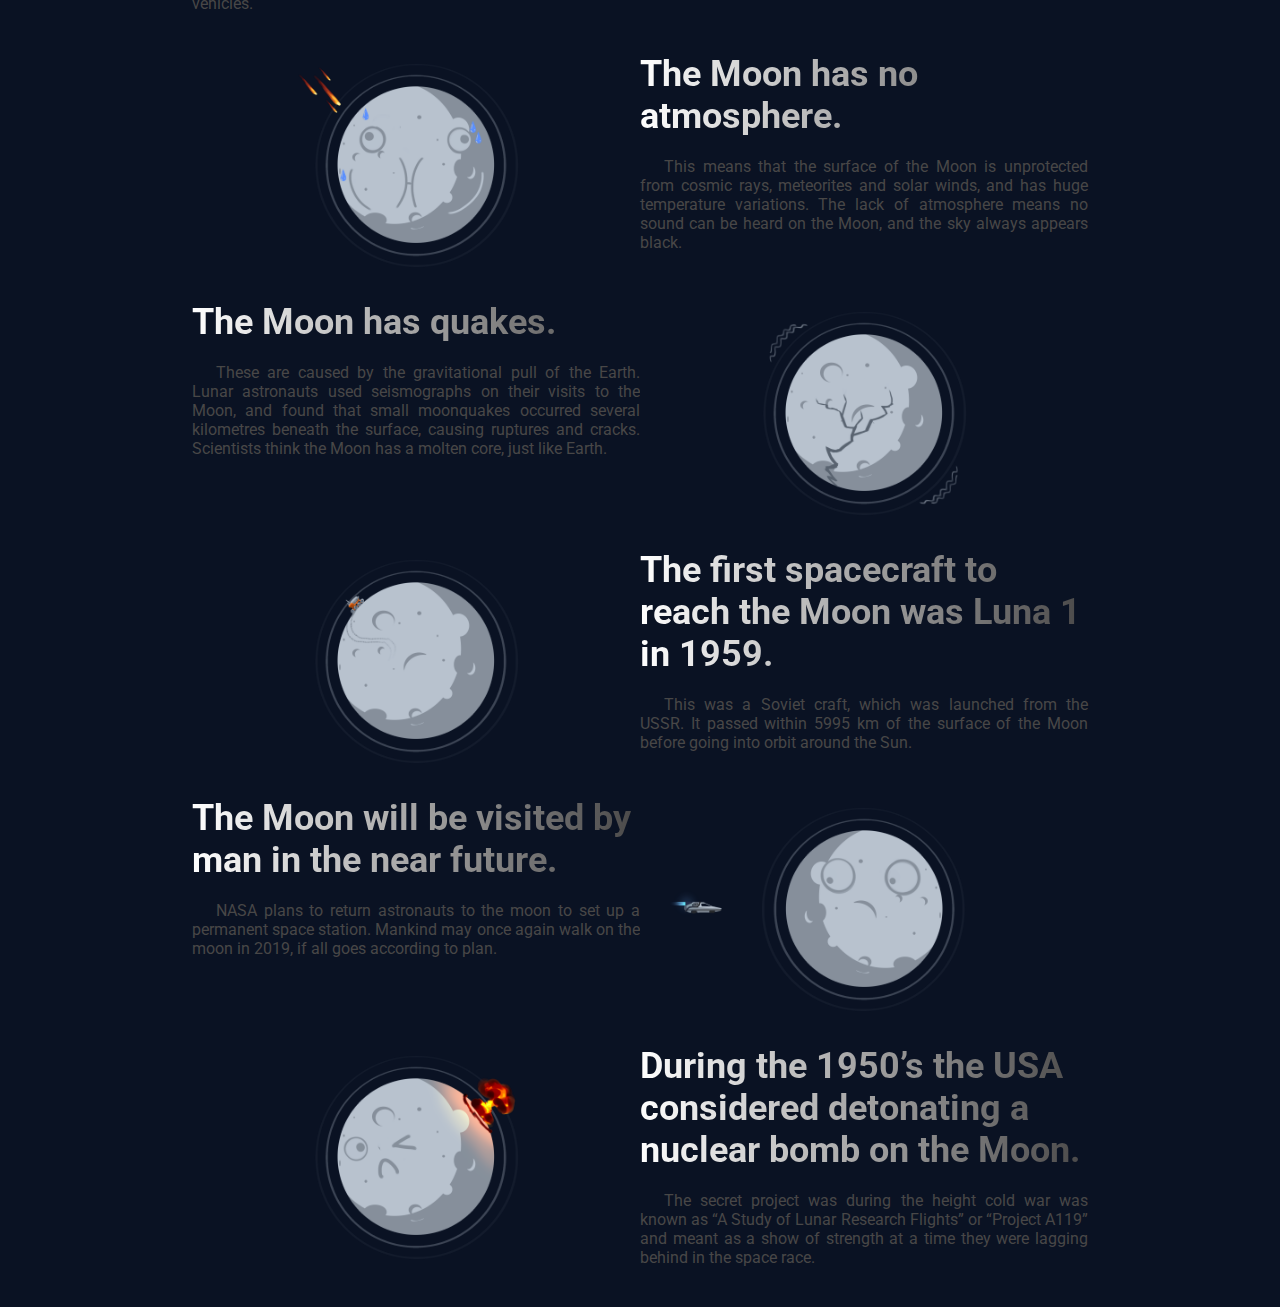
<file: FE_9_5_homework_responsive/homework/src/index.html>
<!DOCTYPE html>
<html lang="en">

<head>
    <meta charset="UTF-8">
    <meta name="viewport" content="width=device-width, initial-scale=1.0">
    <meta http-equiv="X-UA-Compatible" content="ie=edge">
    <link rel="stylesheet" type="text/css" href="styles.css">
    <link href="https://fonts.googleapis.com/css?family=Roboto" rel="stylesheet">
    <title>Responsive</title>
</head>

<body>
    <!-- Your code goes here -->
    <div id="up" class="wrapper">
        <div class="header">
            <header>
                <nav>
                    <ul>
                        <li><a href="#">The Moon</a></li>
                        <li><a href="#">The Sun</a></li>
                        <li><a href="#">The Earth</a></li>
                    </ul>
                </nav>
            </header>
        </div>
        <div class="main">
            <article>
                <h1>10 <i> Interesting </i> facts about the Moon</h1>
            </article>
            <section>
                <div class="container">
                    <div class="main-block">
                        <div class="column-one">
                            <h2>The dark side of the moon is a myth.</h2>
                            <p>In reality both sides of the Moon see the same amount of sunlight however only one face of the Moon is ever seen from Earth. This is because the Moon rotates around on its own axis in exactly the same time it takes to orbit
                                the Earth, meaning the same side is always facing the Earth. The side facing away from Earth has only been seen by the human eye from spacecraft.</p>
                        </div>
                        <div class="column-two">
                            <img src="..//assets/dark-side.png" alt="dark-side">
                        </div>
                    </div>
                    <div class="main-block reverse">
                        <div class="column-one">
                            <h2>The rise and fall of the tides on Earth is caused by the Moon.</h2>
                            <p>There are two bulges in the Earth due to the gravitational pull that the Moon exerts; one on the side facing the Moon, and the other on the opposite side that faces away from the Moon, The bulges move around the oceans as the
                                Earth rotates, causing high and low tides around the globe.</p>
                        </div>
                        <div class="column-two">
                            <img src="..//assets/earth-tides.png" alt="earth-tides">
                        </div>
                    </div>
                    <div class="main-block">
                        <div class="column-one">
                            <h2>The Moon is drifting away from the Earth.</h2>
                            <p>The Moon is moving approximately 3.8 cm away from our planet every year. It is estimated that it will continue to do so for around 50 billion years. By the time that happens, the Moon will be taking around 47 days to orbit
                                the Earth instead of the current 27.3 days.</p>
                        </div>
                        <div class="column-two">
                            <img src="..//assets/drifting-moon.png" alt="drifting-moon">
                        </div>
                    </div>
                    <div class=" main-block reverse">
                        <div class="column-one">
                            <h2>A person would weigh much less on the Moon.</h2>
                            <p>The Moon has much weaker gravity than Earth, due to its smaller mass, so you would weigh about one sixth (16.5%) of your weight on Earth. This is why the lunar astronauts could leap and bound so high in the air.
                            </p>
                        </div>
                        <div class="column-two">
                            <img src="..//assets/less-weight-on-the-moon.png" alt="less-weight-on-the-moon">
                        </div>
                    </div>
                    <div class="main-block">
                        <div class="column-one">
                            <h2>The Moon has only been walked on by 12 people; all American males.</h2>
                            <p>The first man to set foot on the Moon in 1969 was Neil Armstrong on the Apollo 11 mission, while the last man to walk on the Moon in 1972 was Gene Cernan on the Apollo 17 mission. Since then the Moon has only be visited by
                                unmanned vehicles.
                            </p>
                        </div>
                        <div class="column-two">
                            <img src="..//assets/12-americans.png" alt="12-americans">
                        </div>
                    </div>
                    <div class="main-block reverse">
                        <div class="column-one">
                            <h2>The Moon has no atmosphere.</h2>
                            <p>This means that the surface of the Moon is unprotected from cosmic rays, meteorites and solar winds, and has huge temperature variations. The lack of atmosphere means no sound can be heard on the Moon, and the sky always appears
                                black.
                            </p>
                        </div>
                        <div class="column-two">
                            <img src="..//assets/no-atmosphere.png" alt="no-atmosphere">
                        </div>
                    </div>
                    <div class="main-block">
                        <div class="column-one">
                            <h2>The Moon has quakes.</h2>
                            <p>These are caused by the gravitational pull of the Earth. Lunar astronauts used seismographs on their visits to the Moon, and found that small moonquakes occurred several kilometres beneath the surface, causing ruptures and
                                cracks. Scientists think the Moon has a molten core, just like Earth.
                            </p>
                        </div>
                        <div class="column-two">
                            <img src="..//assets/moon-quakes.png" alt="moon-quakes">
                        </div>
                    </div>
                    <div class="main-block reverse">
                        <div class="column-one">
                            <h2>The first spacecraft to reach the Moon was Luna 1 in 1959.</h2>
                            <p>This was a Soviet craft, which was launched from the USSR. It passed within 5995 km of the surface of the Moon before going into orbit around the Sun.
                            </p>
                        </div>
                        <div class="column-two">
                            <img src="..//assets/spacecraft.png" alt="spacecraft">
                        </div>
                    </div>
                    <div class="main-block">
                        <div class="column-one">
                            <h2>The Moon will be visited by man in the near future.</h2>
                            <p>NASA plans to return astronauts to the moon to set up a permanent space station. Mankind may once again walk on the moon in 2019, if all goes according to plan.</p>
                        </div>
                        <div class="column-two">
                            <img src="..//assets/moon-station.png" alt="moon-station">
                        </div>
                    </div>
                    <div class="main-block reverse">
                        <div class="column-one">
                            <h2>During the 1950’s the USA considered detonating a nuclear bomb on the Moon.</h2>
                            <p>The secret project was during the height cold war was known as “A Study of Lunar Research Flights” or “Project A119” and meant as a show of strength at a time they were lagging behind in the space race.</p>
                        </div>
                        <div class="column-two">
                            <img src="..//assets/nuclear-bomb.png" alt="nuclear-bomb">
                        </div>
                    </div>

                </div>
            </section>
            <footer>
                <div class="button-footer">
                    <div class="inside-button">
                        <a href="#up">Up</a>
                    </div>
                </div>
            </footer>
        </div>
    </div>

</body>

</html>
</file>
<file: FE_9_11_homework_dom/homework/assets/material-icons/material-icons.css>
@font-face {
  font-family: 'Material Icons';
  font-style: normal;
  font-weight: 400;
  src: url(MaterialIcons-Regular.eot); /* For IE6-8 */
  src: local('Material Icons'),
       local('MaterialIcons-Regular'),
       url(MaterialIcons-Regular.woff2) format('woff2'),
       url(MaterialIcons-Regular.woff) format('woff'),
       url(MaterialIcons-Regular.ttf) format('truetype');
}

.material-icons {
  font-family: 'Material Icons';
  font-weight: normal;
  font-style: normal;
  font-size: 24px;  /* Preferred icon size */
  display: inline-block;
  line-height: 1;
  text-transform: none;
  letter-spacing: normal;
  word-wrap: normal;
  white-space: nowrap;
  direction: ltr;

  /* Support for all WebKit browsers. */
  -webkit-font-smoothing: antialiased;
  /* Support for Safari and Chrome. */
  text-rendering: optimizeLegibility;

  /* Support for Firefox. */
  -moz-osx-font-smoothing: grayscale;

  /* Support for IE. */
  font-feature-settings: 'liga';
}
</file>
<file: FE_9_11_homework_dom/homework/assets/styles.css>
/* Your styles goes here */

* {
    margin: 0;
    padding: 0;
    box-sizing: border-box;
}

body {
    display: flex;
    justify-content: center;
}

#root {
    display: flex;
    flex-direction: column;
    width: 900px;
    border: 1px solid #000000;
    padding-top: 40px;
    margin-top: 40px;
}

h1 {
    margin: 0 auto;
    padding-bottom: 40px;
}

.header-input {
    display: flex;
    justify-content: space-around;
    width: 100%;
}

input[type=text] {
    width: 83%;
    border: 1px solid #000000;
    height: 40px;
    margin-left: 40px;
}

input::placeholder {
    color: #999999;
    padding-left: 4px;
    font-size: 16px;
}

.addbutton {
    font-size: 44px;
    margin-right: 40px;
}

hr {
    margin: 20px 40px 20px 20px;
    width: 90%;
    background: #000000;
    height: 2px;
}

.list-action {
    display: flex;
    flex-direction: column;
    width: auto;
    min-height: 200px;
    margin-top: 20px;
}

.container-img {
    width: 100px;
    margin: 0 auto;
}

img {
    margin: 100px 0 20px 0;
    width: 100%;
}

.list {
    margin-right: 50px;
    align-items: center;
    cursor: move;
    margin-bottom: 5px;
}

.button {
    margin-left: auto;
}

ul {
    display: flex;
    flex-direction: column;
}

.item-style i:nth-child(2) {
    margin: 45px;
}

li {
    display: flex;
    list-style-type: none;
    font-size: 18px;
    margin-left: 45px;
}

input[type=checkbox] {
    display: none;
    margin: 0;
}

.mark,
.delete {
    font-size: 36px;
    cursor: pointer;
}

.delete {
    margin-left: auto;
    margin-right: -8px;
}

span {
    align-self: center;
    font-size: 20px;
    margin-left: 10px;
}

button {
    border: none;
    background: none;
}

#warning-message {
    margin: 0 auto;
    color: red;
    display: none;
}
</file>
<file: FE_9_12_homework_bom/homework/assets/styles.css>
/* Your styles go here */

* {
    margin: 0;
    padding: 0;
    box-sizing: border-box;
}

#root {
    display: flex;
    justify-content: center;
    align-items: center;
    width: 800px;
    margin: 0 auto;
}

#root #main {
    display: flex;
    justify-content: center;
    flex-direction: column;
}

h1 {
    text-align: center;
    margin-bottom: 20px;
}

.buttonsDiv {
    display: flex;
    justify-content: space-between;
}

.buttonsDiv button {
    margin: 25px 0;
}

button {
    border-radius: 10px;
    padding: 5px 25px;
}

ul {
    display: flex;
    flex-direction: column;
}

li {
    display: flex;
    list-style-type: none;
    justify-content: space-between;
}

#main a,
p {
    display: flex;
    justify-content: center;
    text-decoration: none;
    margin: 20px 0;
}
</file>
<file: FE_9_1_homework_html-basics/homework/style.css>
html,
body,
div,
span,
applet,
object,
iframe,
h1,
h2,
h3,
h4,
h5,
h6,
p,
blockquote,
pre,
a,
abbr,
acronym,
address,
big,
cite,
code,
del,
dfn,
em,
font,
img,
ins,
kbd,
q,
s,
samp,
small,
strike,
strong,
sub,
sup,
tt,
var,
b,
u,
i,
center,
dl,
dt,
dd,
ol,
ul,
li,
fieldset,
form,
label,
legend,
table,
caption,
tbody,
tfoot,
thead,
tr,
th,
td {
    background: transparent;
    border: 0;
    margin: 0;
    padding: 0;
    vertical-align: baseline;
}

body {
    line-height: 1;
}

h1,
h2,
h3,
h4,
h5,
h6 {
    clear: both;
    font-weight: normal;
}

ol,
ul {
    list-style: none;
}

blockquote {
    quotes: none;
}

blockquote:before,
blockquote:after {
    content: '';
    content: none;
}

del {
    text-decoration: line-through;
}

table {
    border-collapse: collapse;
    border-spacing: 0;
}

a img {
    border: none;
}

#container {
    float: left;
    margin: 0 -240px 0 0;
    width: 100%;
}

#primary,
#secondary {
    float: right;
    overflow: hidden;
    width: 220px;
}

#secondary {
    clear: right;
}

#footer {
    clear: both;
    width: 100%;
}

.one-column #content {
    margin: 0 auto;
    width: 640px;
}

.single-attachment #content {
    margin: 0 auto;
    width: 900px;
}

body,
input,
textarea,
.page-title span,
.pingback a.url {
    font-family: Georgia, "Bitstream Charter", serif;
}

h3#comments-title,
h3#reply-title,
#access .menu,
#access div.menu ul,
#cancel-comment-reply-link,
.form-allowed-tags,
#site-info,
#site-title,
#wp-calendar,
.comment-meta,
.comment-body tr th,
.comment-body thead th,
.entry-content label,
.entry-content tr th,
.entry-content thead th,
.entry-meta,
.entry-title,
.entry-utility,
#respond label,
.navigation,
.page-title,
.pingback p,
.reply,
.widget-title,
.wp-caption-text {
    font-family: "Helvetica Neue", Arial, Helvetica, "Nimbus Sans L", sans-serif;
}

input[type="submit"] {
    font-family: "Helvetica Neue", Arial, Helvetica, "Nimbus Sans L", sans-serif;
}

pre {
    font-family: "Courier 10 Pitch", Courier, monospace;
}

code {
    font-family: Monaco, Consolas, "Andale Mono", "DejaVu Sans Mono", monospace;
}

#access .menu-header,
div.menu,
#colophon,
#branding,
#main,
#wrapper {
    margin: 0 auto;
    width: 940px;
}

#wrapper {
    background: #fff;
    margin-top: 20px;
    padding: 0 20px;
}

#footer-widget-area {
    overflow: hidden;
}

#footer-widget-area .widget-area {
    float: left;
    margin-right: 20px;
    width: 220px;
}

#footer-widget-area #fourth {
    margin-right: 0;
}

#site-info {
    float: left;
    font-size: 14px;
    font-weight: bold;
    width: 700px;
}

#site-generator {
    float: right;
    width: 220px;
}

body {
    background: #f1f1f1;
}

body,
input,
textarea {
    color: #666;
    font-size: 12px;
    line-height: 18px;
}

hr {
    background-color: #e7e7e7;
    border: 0;
    clear: both;
    height: 1px;
    margin-bottom: 18px;
}

p {
    margin-bottom: 18px;
}

ul {
    list-style: square;
    margin: 0 0 18px 1.5em;
}

ol {
    list-style: decimal;
    margin: 0 0 18px 1.5em;
}

ol ol {
    list-style: upper-alpha;
}

ol ol ol {
    list-style: lower-roman;
}

ol ol ol ol {
    list-style: lower-alpha;
}

ul ul,
ol ol,
ul ol,
ol ul {
    margin-bottom: 0;
}

dl {
    margin: 0 0 24px 0;
}

dt {
    font-weight: bold;
}

dd {
    margin-bottom: 18px;
}

strong {
    font-weight: bold;
}

cite,
em,
i {
    font-style: italic;
}

big {
    font-size: 131.25%;
}

ins {
    background: #ffc;
    text-decoration: none;
}

blockquote {
    font-style: italic;
    padding: 0 3em;
}

blockquote cite,
blockquote em,
blockquote i {
    font-style: normal;
}

pre {
    background: #f7f7f7;
    color: #222;
    line-height: 18px;
    margin-bottom: 18px;
    overflow: auto;
    padding: 1.5em;
}

abbr,
acronym {
    border-bottom: 1px dotted #666;
    cursor: help;
}

sup,
sub {
    height: 0;
    line-height: 1;
    position: relative;
    vertical-align: baseline;
}

sup {
    bottom: 1ex;
}

sub {
    top: .5ex;
}

small {
    font-size: smaller;
}

input[type="text"],
input[type="password"],
input[type="email"],
input[type="url"],
input[type="number"],
textarea {
    background: #f9f9f9;
    border: 1px solid #ccc;
    box-shadow: inset 1px 1px 1px rgba(0, 0, 0, 0.1);
    -moz-box-shadow: inset 1px 1px 1px rgba(0, 0, 0, 0.1);
    -webkit-box-shadow: inset 1px 1px 1px rgba(0, 0, 0, 0.1);
    padding: 2px;
}

a:link {
    color: #0066cc;
}

a:visited {
    color: #743399;
}

a:active,
a:hover {
    color: #ff4b33;
}

.screen-reader-text {
    clip: rect(1px, 1px, 1px, 1px);
    overflow: hidden;
    position: absolute !important;
    height: 1px;
    width: 1px;
}

#header {
    padding: 30px 0 0 0;
}

#site-title {
    float: left;
    font-size: 30px;
    line-height: 36px;
    margin: 0 0 18px 0;
    width: 700px;
}

#site-title a {
    color: #000;
    font-weight: bold;
    text-decoration: none;
}

#site-description {
    color: #000;
    clear: right;
    float: right;
    font-style: italic;
    margin: 15px 0 18px 0;
    opacity: .65;
    width: 220px;
}

#branding img {
    border-top: 4px solid #000;
    border-bottom: 1px solid #000;
    display: block;
    float: left;
}

#access {
    background: #000;
    display: block;
    float: left;
    margin: 0 auto;
    width: 940px;
}

#access .menu-header,
div.menu {
    font-size: 13px;
    margin-left: 12px;
    width: 928px;
}

#access .menu-header ul,
div.menu ul {
    list-style: none;
    margin: 0;
}

#access .menu-header li,
div.menu li {
    float: left;
    position: relative;
}

#access a {
    color: #aaa;
    display: block;
    line-height: 38px;
    padding: 0 10px;
    text-decoration: none;
}

#access ul ul {
    box-shadow: 0px 3px 3px rgba(0, 0, 0, 0.2);
    -moz-box-shadow: 0px 3px 3px rgba(0, 0, 0, 0.2);
    -webkit-box-shadow: 0px 3px 3px rgba(0, 0, 0, 0.2);
    display: none;
    position: absolute;
    top: 38px;
    left: 0;
    float: left;
    width: 180px;
    z-index: 99999;
}

#access ul ul li {
    min-width: 180px;
}

#access ul ul ul {
    left: 100%;
    top: 0;
}

#access ul ul a {
    background: #333;
    line-height: 1em;
    padding: 10px;
    width: 160px;
    height: auto;
}

#access li:hover>a,
#access ul ul:hover>a {
    background: #333;
    color: #fff;
}

#access ul li:hover>ul {
    display: block;
}

#access ul li.current_page_item>a,
#access ul li.current_page_ancestor>a,
#access ul li.current-menu-ancestor>a,
#access ul li.current-menu-item>a,
#access ul li.current-menu-parent>a {
    color: #fff;
}

* html #access ul li.current_page_item a,
* html #access ul li.current_page_ancestor a,
* html #access ul li.current-menu-ancestor a,
* html #access ul li.current-menu-item a,
* html #access ul li.current-menu-parent a,
* html #access ul li a:hover {
    color: #fff;
}

#main {
    clear: both;
    overflow: hidden;
    padding: 40px 0 0 0;
}

#content {
    margin-bottom: 36px;
}

#content,
#content input,
#content textarea {
    color: #333;
    font-size: 16px;
    line-height: 24px;
}

#content p,
#content ul,
#content ol,
#content dd,
#content pre,
#content hr {
    margin-bottom: 24px;
}

#content ul ul,
#content ol ol,
#content ul ol,
#content ol ul {
    margin-bottom: 0;
}

#content pre,
#content kbd,
#content tt,
#content var {
    font-size: 15px;
    line-height: 21px;
}

#content code {
    font-size: 13px;
}

#content dt,
#content th {
    color: #000;
}

#content h1,
#content h2,
#content h3,
#content h4,
#content h5,
#content h6 {
    color: #000;
    line-height: 1.5em;
    margin: 0 0 20px 0;
}

#content table {
    border: 1px solid #e7e7e7;
    margin: 0 -1px 24px 0;
    text-align: left;
    width: 100%;
}

#content tr th,
#content thead th {
    color: #777;
    font-size: 12px;
    font-weight: bold;
    line-height: 18px;
    padding: 9px 24px;
    border-right: 1px solid #e7e7e7;
}

#content tr td {
    border-top: 1px solid #e7e7e7;
    padding: 6px 24px;
    border-right: 1px solid #e7e7e7;
}

#content tr.odd td {
    background: #f2f7fc;
}

.hentry {
    margin: 0 0 48px 0;
}

.home .sticky {
    background: #f2f7fc;
    border-top: 4px solid #000;
    margin-left: -20px;
    margin-right: -20px;
    padding: 18px 20px;
}

.single .hentry {
    margin: 0 0 36px 0;
}

.page-title {
    color: #000;
    font-size: 14px;
    font-weight: bold;
    margin: 0 0 36px 0;
}

.page-title span {
    color: #333;
    font-size: 16px;
    font-style: italic;
    font-weight: normal;
}

.page-title a:link,
.page-title a:visited {
    color: #777;
    text-decoration: none;
}

.page-title a:active,
.page-title a:hover {
    color: #ff4b33;
}

#content .entry-title {
    color: #000;
    font-size: 21px;
    font-weight: bold;
    line-height: 1.3em;
    margin-bottom: 0;
}

.entry-title a:link,
.entry-title a:visited {
    color: #000;
    text-decoration: none;
}

.entry-title a:active,
.entry-title a:hover {
    color: #ff4b33;
}

.entry-meta {
    color: #777;
    font-size: 12px;
}

.entry-meta abbr,
.entry-utility abbr {
    border: none;
}

.entry-meta abbr:hover,
.entry-utility abbr:hover {
    border-bottom: 1px dotted #666;
}

.single-author .by-author {
    position: absolute !important;
    clip: rect(1px 1px 1px 1px);
    clip: rect(1px, 1px, 1px, 1px);
}

.entry-content,
.entry-summary {
    clear: both;
    padding: 12px 0 0 0;
}

.entry-content .more-link {
    white-space: nowrap;
}

#content .entry-summary p:last-child {
    margin-bottom: 12px;
}

.entry-content fieldset {
    border: 1px solid #e7e7e7;
    margin: 0 0 24px 0;
    padding: 24px;
}

.entry-content fieldset legend {
    background: #fff;
    color: #000;
    font-weight: bold;
    padding: 0 24px;
}

.entry-content input {
    margin: 0 0 24px 0;
}

.entry-content input.file,
.entry-content input.button {
    margin-right: 24px;
}

.entry-content label {
    color: #777;
    font-size: 12px;
}

.entry-content select {
    margin: 0 0 24px 0;
}

.entry-content sup,
.entry-content sub {
    font-size: 10px;
}

.entry-content blockquote.left {
    float: left;
    margin-left: 0;
    margin-right: 24px;
    text-align: right;
    width: 33%;
}

.entry-content blockquote.right {
    float: right;
    margin-left: 24px;
    margin-right: 0;
    text-align: left;
    width: 33%;
}

.page-link {
    clear: both;
    color: #000;
    font-weight: bold;
    line-height: 48px;
    word-spacing: 0.5em;
}

.page-link a:link,
.page-link a:visited {
    background: #f1f1f1;
    color: #333;
    font-weight: normal;
    padding: 0.5em 0.75em;
    text-decoration: none;
}

.home .sticky .page-link a {
    background: #d9e8f7;
}

.page-link a:active,
.page-link a:hover {
    color: #ff4b33;
}

body.page .edit-link {
    clear: both;
    display: block;
}

#entry-author-info {
    background: #f2f7fc;
    border-top: 4px solid #000;
    clear: both;
    font-size: 14px;
    line-height: 20px;
    margin: 24px 0;
    overflow: hidden;
    padding: 18px 20px;
}

#entry-author-info #author-avatar {
    background: #fff;
    border: 1px solid #e7e7e7;
    float: left;
    height: 60px;
    margin: 0 -104px 0 0;
    padding: 11px;
}

#entry-author-info #author-description {
    float: left;
    margin: 0 0 0 104px;
}

#entry-author-info h2 {
    color: #000;
    font-size: 100%;
    font-weight: bold;
    margin-bottom: 0;
}

.entry-utility {
    clear: both;
    color: #777;
    font-size: 12px;
    line-height: 18px;
}

.entry-meta a,
.entry-utility a {
    color: #777;
}

.entry-meta a:hover,
.entry-utility a:hover {
    color: #ff4b33;
}

#content .video-player {
    padding: 0;
}

.format-standard .wp-video,
.format-standard .wp-audio-shortcode,
.format-audio .wp-audio-shortcode,
.format-standard .video-player {
    margin-bottom: 24px;
}

.home #content .format-aside p,
.home #content .category-asides p {
    font-size: 14px;
    line-height: 20px;
    margin-bottom: 10px;
    margin-top: 0;
}

.format-gallery .size-thumbnail img,
.category-gallery .size-thumbnail img {
    border: 10px solid #f1f1f1;
    margin-bottom: 0;
}

.format-gallery .gallery-thumb,
.category-gallery .gallery-thumb {
    float: left;
    margin-right: 20px;
    margin-top: -4px;
}

.home #content .format-gallery .entry-utility,
.home #content .category-gallery .entry-utility {
    padding-top: 4px;
}

.attachment .entry-content .entry-caption {
    font-size: 140%;
    margin-top: 24px;
}

.attachment .entry-content .nav-previous a:before {
    content: '\2190\00a0';
}

.attachment .entry-content .nav-next a:after {
    content: '\00a0\2192';
}

#content img.size-auto,
#content img.size-full,
#content img.size-large,
#content img.size-medium,
#content .entry-attachment img,
#content .widget-container img {
    max-width: 100%;
    height: auto;
}

#ie8 #content img.size-auto,
#ie8 #content img.size-full,
#ie8 #content img.size-large,
#ie8 #content img.size-medium,
#ie8 #content .entry-attachment img {
    width: auto;
}

.alignleft,
img.alignleft {
    display: inline;
    float: left;
    margin-right: 24px;
    margin-top: 4px;
}

.alignright,
img.alignright {
    display: inline;
    float: right;
    margin-left: 24px;
    margin-top: 4px;
}

.aligncenter,
img.aligncenter {
    clear: both;
    display: block;
    margin-left: auto;
    margin-right: auto;
}

img.alignleft,
img.alignright,
img.aligncenter {
    margin-bottom: 12px;
}

.wp-caption {
    background: #f1f1f1;
    line-height: 18px;
    margin-bottom: 20px;
    max-width: 100%;
    padding: 4px;
    text-align: center;
}

.wp-caption img {
    margin: 5px 5px 0;
    max-width: 622px;
}

.wp-caption p.wp-caption-text {
    color: #777;
    font-size: 12px;
    margin: 5px;
}

.wp-smiley {
    margin: 0;
}

.gallery {
    margin: 0 auto 18px;
}

.gallery .gallery-item {
    float: left;
    margin-top: 0;
    text-align: center;
}

.gallery-columns-1 .gallery-item {
    width: 100%;
}

.gallery-columns-2 .gallery-item {
    width: 50%;
}

.gallery-columns-3 .gallery-item {
    width: 33%;
}

.gallery-columns-4 .gallery-item {
    width: 25%;
}

.gallery-columns-5 .gallery-item {
    width: 20%;
}

.gallery-columns-6 .gallery-item {
    width: 16%;
}

.gallery-columns-7 .gallery-item {
    width: 14%;
}

.gallery-columns-8 .gallery-item {
    width: 12%;
}

.gallery-columns-9 .gallery-item {
    width: 11%;
}

.gallery-columns-1 img {
    max-width: 620px;
}

.gallery-columns-2 img {
    max-width: 288px;
}

.gallery-columns-3 img {
    max-width: 177px;
}

.gallery-columns-4 img {
    max-width: 122px;
}

.gallery-columns-5 img {
    max-width: 88px;
}

.gallery-columns-6 img {
    max-width: 66px;
}

.gallery-columns-7 img {
    max-width: 50px;
}

.gallery-columns-8 img {
    max-width: 39px;
}

.gallery-columns-9 img {
    max-width: 29px;
}

.gallery-item img {
    height: auto;
}

.gallery-columns-2 .attachment-medium {
    max-width: 92%;
    height: auto;
}

.gallery-columns-4 .attachment-thumbnail {
    max-width: 84%;
    height: auto;
}

.gallery .gallery-caption {
    color: #777;
    font-size: 12px;
    margin: 0 0 12px;
}

.gallery dl {
    margin: 0;
}

.gallery img {
    border: 10px solid #f1f1f1;
}

.gallery br+br {
    display: none;
}

#content .entry-attachment img {
    display: block;
    margin: 0 auto;
}

.navigation {
    color: #777;
    font-size: 12px;
    line-height: 18px;
    overflow: hidden;
}

.navigation a:link,
.navigation a:visited {
    color: #777;
    text-decoration: none;
}

.navigation a:active,
.navigation a:hover {
    color: #ff4b33;
}

.nav-previous {
    float: left;
    width: 50%;
}

.nav-next {
    float: right;
    text-align: right;
    width: 50%;
}

#nav-above {
    margin: 0 0 18px 0;
}

#nav-above {
    display: none;
}

.paged #nav-above,
.single #nav-above {
    display: block;
}

#nav-below {
    margin: -18px 0 0 0;
}

#comments {
    clear: both;
}

#comments .navigation {
    padding: 0 0 18px 0;
}

h3#comments-title,
h3#reply-title {
    color: #000;
    font-size: 20px;
    font-weight: bold;
    margin-bottom: 0;
}

h3#comments-title {
    padding: 24px 0;
}

.commentlist {
    list-style: none;
    margin: 0;
}

.commentlist li.comment {
    border-bottom: 1px solid #e7e7e7;
    line-height: 24px;
    margin: 0 0 24px 0;
    padding: 0 0 0 56px;
    position: relative;
}

.commentlist li:last-child {
    border-bottom: none;
    margin-bottom: 0;
}

#comments .comment-body ul,
#comments .comment-body ol {
    margin-bottom: 18px;
}

#comments .comment-body p:last-child {
    margin-bottom: 6px;
}

#comments .comment-body blockquote p:last-child {
    margin-bottom: 24px;
}

.commentlist ol {
    list-style: decimal;
}

.commentlist .avatar {
    position: absolute;
    top: 4px;
    left: 0;
}

.comment-author {}

.comment-author cite {
    color: #000;
    font-style: normal;
    font-weight: bold;
}

.comment-author .says {
    font-style: italic;
}

.comment-meta {
    font-size: 12px;
    margin: 0 0 18px 0;
}

.comment-meta a:link,
.comment-meta a:visited {
    color: #777;
    text-decoration: none;
}

.comment-meta a:active,
.comment-meta a:hover {
    color: #ff4b33;
}

.commentlist .even {}

.commentlist .bypostauthor {}

.commentlist .bypostauthor>div {
    background: #f2f7fc;
    border-top: 4px solid #000;
    margin-bottom: 10px;
    padding: 10px 0 0 20px;
}

.reply {
    font-size: 12px;
    padding: 0 0 24px 0;
}

.reply a,
a.comment-edit-link {
    color: #777;
}

.reply a:hover,
a.comment-edit-link:hover {
    color: #ff4b33;
}

.commentlist .children {
    list-style: none;
    margin: 0;
}

.commentlist .children li {
    border: none;
    margin: 0;
}

.nopassword,
.nocomments {
    display: none;
}

#comments .pingback {
    border-bottom: 1px solid #e7e7e7;
    margin-bottom: 18px;
    padding-bottom: 18px;
}

.commentlist li.comment+li.pingback {
    margin-top: -6px;
}

#comments .pingback p {
    color: #777;
    display: block;
    font-size: 12px;
    line-height: 18px;
    margin: 0;
}

#comments .pingback .url {
    font-size: 13px;
    font-style: italic;
}

input[type="submit"] {
    color: #333;
}

#respond {
    border-top: 1px solid #e7e7e7;
    margin: 24px 0;
    overflow: hidden;
    position: relative;
}

#respond p {
    margin: 0;
}

#respond .comment-notes {
    margin-bottom: 1em;
}

.form-allowed-tags {
    line-height: 1em;
}

.children #respond {
    margin: 0 48px 0 0;
}

h3#reply-title {
    margin: 18px 0;
}

#comments-list #respond {
    margin: 0 0 18px 0;
}

#comments-list ul #respond {
    margin: 0;
}

#cancel-comment-reply-link {
    font-size: 12px;
    font-weight: normal;
    line-height: 18px;
}

#respond .required {
    color: #ff4b33;
    font-weight: bold;
}

#respond label {
    color: #777;
    font-size: 12px;
}

#respond input {
    margin: 0 0 9px;
    width: 98%;
}

#respond textarea {
    width: 98%;
}

#respond .form-allowed-tags {
    color: #777;
    font-size: 12px;
    line-height: 18px;
}

#respond .form-allowed-tags code {
    font-size: 11px;
}

#respond .form-submit {
    margin: 12px 0;
}

#respond .form-submit input {
    font-size: 14px;
    width: auto;
}

.widget-area ul {
    list-style: none;
    margin-left: 0;
}

.widget-area ul ul {
    list-style: square;
    margin-left: 1.3em;
}

.widget-area select {
    max-width: 100%;
}

.widget_search #s {
    width: 60%;
}

.widget_search label {
    display: none;
}

.widget-container {
    word-wrap: break-word;
    -webkit-hyphens: auto;
    -moz-hyphens: auto;
    hyphens: auto;
    margin: 0 0 18px 0;
}

.widget-container .wp-caption img {
    margin: auto;
}

.widget-container.widget_image .wp-caption {
    width: auto;
}

.widget-container.widget_image .wp-caption img {
    margin-left: -8px;
}

.widget-title {
    color: #222;
    font-size: 14px;
    font-weight: bold;
}

.widget-area a:link,
.widget-area a:visited {
    text-decoration: none;
}

.widget-area a:active,
.widget-area a:hover {
    text-decoration: underline;
}

.widget-area .entry-meta {
    font-size: 11px;
}

#wp_tag_cloud div {
    line-height: 1.6em;
}

#wp-calendar {
    width: 100%;
}

#wp-calendar caption {
    color: #222;
    font-size: 14px;
    font-weight: bold;
    padding-bottom: 4px;
    text-align: left;
}

#wp-calendar thead {
    font-size: 11px;
}

#wp-calendar thead th {}

#wp-calendar tbody {
    color: #aaa;
}

#wp-calendar tbody td {
    background: #f5f5f5;
    border: 1px solid #fff;
    padding: 3px 0 2px;
    text-align: center;
}

#wp-calendar tbody .pad {
    background: none;
}

#wp-calendar tfoot #next {
    text-align: right;
}

.widget_rss a.rsswidget {
    color: #000;
}

.widget_rss a.rsswidget:hover {
    color: #ff4b33;
}

.widget_rss .widget-title img {
    width: 11px;
    height: 11px;
}

#main .widget-area ul {
    margin-left: 0;
    padding: 0 20px 0 0;
}

#main .widget-area ul ul {
    border: none;
    margin-left: 1.3em;
    padding: 0;
}

#primary {}

#secondary {}

#footer-widget-area {}

#main .widget-container.music-player ul {
    margin: 0;
}

#footer {
    margin-bottom: 20px;
}

#colophon {
    border-top: 4px solid #000;
    margin-top: -4px;
    overflow: hidden;
    padding: 18px 0;
}

#site-info {
    font-weight: bold;
}

#site-info a {
    color: #000;
    text-decoration: none;
}

#site-generator {
    font-style: italic;
    position: relative;
}

#site-generator a {
    background: url(images/wordpress.png) center left no-repeat;
    color: #666;
    display: inline-block;
    line-height: 16px;
    padding-left: 20px;
    text-decoration: none;
}

#site-generator a:hover {
    text-decoration: underline;
}

img#wpstats {
    display: block;
    margin: 0 auto 10px;
}

pre {
    -webkit-text-size-adjust: 140%;
}

code {
    -webkit-text-size-adjust: 160%;
}

#access,
.entry-meta,
.entry-utility,
.navigation,
.widget-area {
    -webkit-text-size-adjust: 120%;
}

#site-description {
    -webkit-text-size-adjust: none;
}

@media print {
    body {
        background: none !important;
    }
    #wrapper {
        clear: both !important;
        display: block !important;
        float: none !important;
        position: relative !important;
    }
    #header {
        border-bottom: 2pt solid #000;
        padding-bottom: 18pt;
    }
    #colophon {
        border-top: 2pt solid #000;
    }
    #site-title,
    #site-description {
        float: none;
        line-height: 1.4em;
        margin: 0;
        padding: 0;
    }
    #site-title {
        font-size: 13pt;
    }
    .entry-content {
        font-size: 14pt;
        line-height: 1.6em;
    }
    .entry-title {
        font-size: 21pt;
    }
    #access,
    #branding img,
    #respond,
    .comment-edit-link,
    .edit-link,
    .navigation,
    .page-link,
    .widget-area {
        display: none !important;
    }
    #container,
    #header,
    #footer {
        margin: 0;
        width: 100%;
    }
    #content,
    .one-column #content {
        margin: 24pt 0 0;
        width: 100%;
    }
    .wp-caption p {
        font-size: 11pt;
    }
    #site-info,
    #site-generator {
        float: none;
        width: auto;
    }
    #colophon {
        width: auto;
    }
    img#wpstats {
        display: none;
    }
    #site-generator a {
        margin: 0;
        padding: 0;
    }
    #entry-author-info {
        border: 1px solid #e7e7e7;
    }
    #main {
        display: inline;
    }
    .home .sticky {
        border: none;
    }
}

img {
    width: 140px;
    vertical-align: middle;
    display: block;
    margin: 0 auto;
    margin-left: calc(50% - 50px);
    margin-bottom: 20px;
}

nav>a {
    padding: 10px;
    color: #0279c1;
}

nav>a b:hover {
    color: #00527a;
}

nav>a:visited {
    color: #0279c1;
}

article {
    padding-left: 10px;
}

footer {
    margin-top: 20px;
    padding: 40px 20px;
    text-align: center;
    background: #3333;
}
</file>
<file: FE_9_2_homework_css-basics/homework/css/general.css>
/* 

please don't edit this styles

*/

h2.tm-section-title{color:red}a:focus{color:#666;outline:0}ul{padding:0;margin:0}body{background-color:#f2f2f2;color:#000;font-family:'Open Sans',Helvetica,Arial,sans-serif;font-size:16px;font-weight:300;padding-top:30px;overflow-x:hidden}section:before{position:absolute;z-index:1}.box,.tm-content-box,.tm-main-nav{background-color:#fff}.tm-sidebar{position:fixed;width:360px}.tm-main-nav{font-size:1.6667em;padding-top:15px;padding-bottom:10px;text-align:center}.tm-nav-item{list-style:none;width:100%;padding:15px 30px}.tm-nav-item-link{border:1px solid transparent;color:#666;display:block;padding:10px;width:100%;-webkit-transition:all .3s ease;transition:all .3s ease}.carousel-indicators li,.tm-banner-inner{border:1px solid #999}.flex-2-col,.tm-banner-inner{display:-webkit-box;display:-webkit-flex;display:-ms-flexbox}.tm-nav-item-link.active,.tm-nav-item-link:hover{color:#666;text-decoration:none;border:1px solid #999}.tm-nav-item-link:focus{text-decoration:none}.tm-banner-text,.tm-banner-title,.tm-section-title{color:#666;font-weight:300;margin-top:0}.tm-section-title{margin-bottom:20px}.tm-section-title-box{margin-bottom:0}.tm-banner-title{font-size:3.3em;letter-spacing:2px;text-transform:uppercase}.tm-main-content{margin-left:360px;padding-left:30px}.tm-content-box{margin-bottom:30px}.pad{padding:50px}.tm-banner{height:370px;padding:30px}.tm-banner-inner{height:100%;text-align:center;display:flex;-webkit-box-orient:vertical;-webkit-box-direction:normal;-webkit-flex-direction:column;-ms-flex-direction:column;flex-direction:column;-webkit-box-align:center;-webkit-align-items:center;-ms-flex-align:center;align-items:center;-webkit-box-pack:center;-webkit-justify-content:center;-ms-flex-pack:center;justify-content:center}.tm-banner-text{font-size:1.4em}.flex-2-col{display:flex;-webkit-box-align:center;-webkit-align-items:center;-ms-flex-align:center;align-items:center}.boxes,.tm-box-bg-title{display:-webkit-box;display:-webkit-flex;display:-ms-flexbox}.flex-item{-webkit-box-flex:0 1 auto;-webkit-flex:0 1 auto;-ms-flex:0 1 auto;flex:0 1 auto}.section-description{line-height:1.8;margin-bottom:25px}.section-description:last-child{margin-bottom:0}.tm-team-description-container{max-width:500px}.tm-team-info{display:flex}.box{list-style:none;width:33.3333%;height:auto;border:1px solid silver;border-width:0 1px 1px 0;padding:10px}.box-bg{position:relative}.tm-box-bg-title{position:absolute;top:0;right:0;bottom:0;left:0;display:flex;-webkit-box-align:center;-webkit-align-items:center;-ms-flex-align:center;align-items:center;-webkit-box-pack:center;-webkit-justify-content:center;-ms-flex-pack:center;justify-content:center}.boxes{display:flex;-webkit-flex-wrap:wrap;-ms-flex-wrap:wrap;flex-wrap:wrap}.gallery-container a{cursor:-webkit-zoom-in;cursor:zoom-in}.carousel{position:relative;height:auto;padding:50px 50px 80px;text-align:center}.carousel-indicators{bottom:30px}.carousel-content{color:#000;display:-webkit-box;display:-webkit-flex;display:-ms-flexbox;display:flex;-webkit-box-align:center;-webkit-align-items:center;-ms-flex-align:center;align-items:center}.carousel-indicators .active{background-color:#999}.contact-form{overflow:hidden}.form-control{border-radius:0;font-size:1em}.form-control:focus{border-color:#999;box-shadow:inset 0 1px 1px rgba(0,0,0,.075),0 0 8px rgba(153,153,153,.45)}.form-group{margin-bottom:20px}.form-group-2-col-left{padding-left:0;padding-right:5px}.form-group-2-col-right{padding-right:0;padding-left:5px}.mandatory-field:after{position:absolute;top:0;right:7px}.submit-btn{border-radius:0;background:0;border:1px solid #999;color:#999;float:right;font-size:1.4em;font-weight:300;padding:15px 60px;-webkit-transition:all .3s ease;transition:all .3s ease}.submit-btn:active,.submit-btn:active:focus,.submit-btn:active:hover,.submit-btn:focus,.submit-btn:hover,.submit-btn:visited{background:#999;border:1px solid #999;color:#fff}.tm-footer{color:#666;padding-bottom:15px}
</file>
<file: FE_9_2_homework_css-basics/homework/css/style.css>
/* 

write your code here

*/


/* task 2 Hover */

.tm-content-box .gallery-container .img-fluid {
    border-radius: 200px;
}

.box-bg:hover {
    background-color: #76cdd7;
}

.tm-section-title:hover {
    color: #ffffff;
    font-weight: bold;
}


/*task 3 Change color of first letter in each paragraphs to #76cdd7 and font size to 30px. */

p::first-letter {
    color: #76cdd7;
    font-size: 30px;
}


/*task 4 box-shadow*/

.tm-sidebar,
.tm-content-box {
    box-shadow: 0 0 15px rgba(0, 0, 0, 0.6);
}


/*task 5 Add triangle to each section on the page using pseudo elements*/

section,
.blocks,
#home,
#about {
    position: relative;
}

.tm-content-box::after {
    content: "";
    position: absolute;
    top: 0;
    height: 0;
    width: 0;
    left: 0;
    border: 25px solid transparent;
    border-left: 150px solid #76cdd7;
    border-top: 0px solid #76cdd7;
}


/*task 6 Change color of ‘How We Do It’ to gainsboro and add letter spacing 5px*/

div.carousel-content h2.tm-section-title {
    color: gainsboro;
    letter-spacing: 5px;
}


/*task 7 Each first paragraph which placed after h2 tag should have italic font style.*/


/*task 8 Text in the paragraph should look like in Figure 6*/

.tm-section-description {
    text-indent: 1.5em;
    letter-spacing: 1px;
}

h2+p {
    font-style: italic;
}


/*task 9  In this block apply the following styles:
-	already visited links should become silver color
-	the hovered links should look like “6. Architects” item
-	add ‘new’ label to the end of words. It should be applied only for ‘Designers’ and ‘Strategists’ items.
 */

.heading .pad h2 {
    text-align: center;
    color: #76cdd7;
}

.heading .pad ol li a {
    color: #000000;
}


/* .heading .pad ol li a:visited {
    color: #999999;
    text-decoration: none;
} */

.heading .pad ol li a:hover {
    color: #76cdd7;
    text-decoration: underline;
}

.heading .pad ol li a:active,
.heading .pad ol li a:focus {
    color: #999999;
    text-decoration: none;
}

.text:first-child::after,
.text:nth-child(3)::after {
    content: "New";
    color: red;
    font-size: 10px;
    vertical-align: top;
}


/*task 10 Add layout and styles for following block.*/

.blocks .tm-content-box .gallery-container .img-fluid {
    border-radius: 0;
}

.blocks .tm-content-box ul li p:first-letter {
    color: black;
}

.blocks .tm-content-box ul li:nth-child(odd) {
    background: #dddddd;
}


/*task 11 Take a look to sidebar in Figure 10. You need to add the silver border to the bottom of each item, except the last one*/

.tm-main-nav ul li:nth-child(-n+3) {
    border-bottom: 2px dotted silver;
}


/*task 12 Change the text color of text inputs and submit button to red. Add asterisk to email field as shown in Figure 11*/

.form-group input,
.contact-form button {
    color: #eb1010;
}

.mandatory-field::after {
    content: "*";
    color: #eb1010;
    font-size: 16px;
    font-weight: bold;
    vertical-align: top;
}

.contact-form button:hover {
    background-color: #1ba5cf;
}


/*task 1 media for print*/

@media print {
    .tm-banner {
        height: 250px;
    }
    .tm-sidebar {
        display: none;
    }
    .tm-main-content {
        margin: 0;
        padding: 0;
        width: 100%;
    }
    h2.tm-section-title {
        color: #0083b3;
    }
    .flex-item.tm-team-description-container {
        width: 100%;
        text-align: left;
        padding: 0 0 0 50px;
        margin: 0;
    }
    .flex-2-col {
        display: block;
    }
    .flex-item {
        text-align: center;
    }
    .tm-content-box.flex-2-col,
    .tm-content-box.margin-b-10 {
        display: block;
    }
    .tm-content-box::after {
        display: none;
    }
    .tm-content-box,
    .blocks {
        display: none;
    }
    .tm-main-content .tm-banner-inner .tm-banner-text::first-letter,
    .flex-2-col .tm-section-description::first-letter,
    .tm-footer .text-xs-center::first-letter {
        color: #666;
        font-size: 20px;
    }
    .flex-2-col .tm-section-description {
        font-style: normal;
    }
}
</file>
<file: FE_9_4_homework_css-layouts/homework/css/style.css>
* {
  padding: 0;
  margin: 0;
  font-family: 'Open Sans', sans-serif;
  box-sizing: border-box; }

.wrapper {
  min-width: 900px; }

header {
  background: url("../img/apples.jpg") no-repeat center;
  background-size: cover;
  height: 860px; }
  header nav {
    display: flex;
    flex-direction: row;
    justify-content: space-between;
    margin: 0 auto;
    width: 80%; }
    header nav .logo {
      flex-direction: row;
      justify-content: center;
      height: 50px;
      text-transform: uppercase;
      margin: 30px 0 0 10px;
      text-align: center; }
      header nav .logo a {
        padding: 10px 25px; }
    header nav .header-menu {
      display: flex;
      flex-direction: row;
      justify-content: center;
      height: 50px;
      margin: 30px 0 0 161px;
      padding-top: 15px; }
      header nav .header-menu ul {
        display: flex;
        list-style-type: none; }
        header nav .header-menu ul a {
          padding: 10px 25px; }
  header .main-information {
    width: 990px;
    height: 350px;
    margin: 0 auto;
    margin-top: 150px;
    color: #fff;
    text-align: center; }
    header .main-information p:first-child {
      text-transform: uppercase;
      font-size: 50px;
      letter-spacing: 7px; }
    header .main-information .center-and {
      font-size: 72px;
      font-weight: bold; }
  header .header-button {
    height: 80px;
    margin: 0 auto;
    width: 900px;
    text-align: center; }
    header .header-button .header-center-button {
      background: rgba(0, 0, 0, 0.5);
      padding: 20px 80px;
      color: #fff;
      border: 2px solid #fff; }

a {
  text-decoration: none;
  color: #fff; }

.top-main {
  width: 100%;
  height: 400px;
  display: flex;
  flex-direction: row;
  justify-content: space-around;
  background-color: #FFF; }
  .top-main .first-block-left {
    width: 900px; }
    .top-main .first-block-left .text-content-left {
      width: 60%;
      font-size: 28px;
      margin: 0 auto;
      margin-top: 180px;
      height: 100px; }
  .top-main .second-block-right {
    width: 900px; }
    .top-main .second-block-right .text-content-right {
      width: 77%;
      margin-top: 180px;
      height: 100px;
      font-size: 18px; }

.bottom-main {
  width: 100%;
  background-color: #F3F3F3;
  padding-top: 150px; }
  .bottom-main .content-main {
    width: 80%;
    margin: 0 auto;
    text-align: center; }
  .bottom-main .field-item {
    width: 100%;
    display: flex;
    flex-direction: column;
    margin-top: 40px; }
    .bottom-main .field-item .first-image-top-left {
      display: flex;
      margin-bottom: 40px; }
      .bottom-main .field-item .first-image-top-left .top-left-information1 {
        background-image: url(../img/sample.jpg);
        background-repeat: no-repeat;
        background-size: cover;
        width: 200%;
        box-shadow: inset 10px 10px 200px 0px #000;
        height: 300px;
        margin-right: 15px; }
    .bottom-main .field-item .second-image-top-right {
      display: flex;
      margin-bottom: 40px; }
      .bottom-main .field-item .second-image-top-right .top-right-information2 {
        background-image: url(../img/sample3.jpg);
        background-repeat: no-repeat;
        background-size: cover;
        box-shadow: inset 10px 10px 200px 0px #000;
        width: 200%;
        height: 300px;
        margin-left: 15px; }
  .bottom-main .subscribe {
    width: 100%;
    display: flex;
    align-items: center;
    background-color: #FFF;
    margin-bottom: 50px; }
    .bottom-main .subscribe p {
      padding: 25px; }
    .bottom-main .subscribe input[type="email"] {
      padding-left: 20px; }
    .bottom-main .subscribe input::placeholder {
      color: #000; }
    .bottom-main .subscribe .input-subscribe {
      border: 1px solid #000;
      height: 50px;
      width: 70%;
      padding: 25px 25px 25px 0;
      margin: 30px 0 30px 0;
      background: #F3F3F3; }
    .bottom-main .subscribe .button-subscribe {
      height: 54px;
      width: 100px;
      background: #000;
      border: none;
      color: #fff; }

.img-likes {
  width: 70px;
  background: rgba(0, 0, 0, 0.5);
  border: 2px solid #fff;
  color: #fff;
  float: right;
  margin: 20px 20px 0 0;
  font-size: 15px;
  text-align: center;
  padding: 10px; }

.text-inside-image {
  width: 250px;
  display: flex;
  flex-direction: row;
  margin-top: 250px;
  margin-left: 30px;
  color: #fff;
  font-size: 18px;
  font-weight: normal; }
  .text-inside-image p:first-child {
    padding-right: 10px;
    font-weight: bold; }

.text-number-one {
  display: flex;
  align-items: center;
  font-size: 18px;
  width: 100%;
  height: 300px; }

footer {
  width: 100%; }
  footer .footer-info {
    width: 80%;
    margin: 0 auto;
    border-bottom: 2px solid #F3F3F3;
    padding-bottom: 70px; }
    footer .footer-info ul {
      display: flex;
      list-style-type: none;
      justify-content: space-between;
      padding-top: 100px; }
      footer .footer-info ul li p {
        color: #9E9E9E; }
      footer .footer-info ul li:nth-child(2) {
        color: #9E9E9E; }
        footer .footer-info ul li:nth-child(2) p:last-child {
          color: #E8E8E8; }
      footer .footer-info ul li:nth-child(3) {
        line-height: 1.5; }
      footer .footer-info ul li:nth-child(4) p {
        padding-bottom: 5px; }
    footer .footer-info h4 {
      margin-bottom: 20px;
      color: #000; }
    footer .footer-info input[type="email"] {
      padding-left: 5px;
      border: 1px solid #000;
      height: 30px;
      width: 70%;
      margin-right: -6px; }
    footer .footer-info input::placeholder {
      color: #000; }
    footer .footer-info .button-subscribe {
      height: 30px;
      width: 80px;
      background: #000;
      border: none;
      color: #fff; }
  footer .copyright-and-nav {
    margin: 0 auto;
    padding: 20px 0;
    width: 80%;
    display: flex; }
    footer .copyright-and-nav .copyright-text {
      width: 900px;
      color: #9E9E9E; }
    footer .copyright-and-nav .footer-links {
      width: 900px; }
      footer .copyright-and-nav .footer-links ul {
        list-style-type: none;
        display: flex;
        flex-direction: row;
        justify-content: flex-end; }
        footer .copyright-and-nav .footer-links ul a {
          color: #000;
          padding: 10px 0px 10px 25px; }

/*# sourceMappingURL=style1.css.map */
</file>
<file: FE_9_5_homework_responsive/homework/src/styles.css>
/*
 * Feel free to change name of colors if you need it
 * Feel free to add new colors if you need it
 */


/* :root {
    --bg-color--dark: #0a1223;
    --bg-color--light: #fff;
    --link: #5d5d5d;
    --link--active: #54597d;
    --link--hover: #54597d;
    --article-title: #ddd;
    --article-title--dark: #000;
    --thumbnail--description: #5d5d5d; */


/* These styles are needed only for media query max-width: 575px */


/* The 'Up' button (circle button at right bottom corner) */


/* --btn-color: #fff;
    --btn-bg-color: #5ebcff;
    --navigation-border-bottom: #ddd;
    --thumbnail-title: #484747;
} */


/* Your styles go here */

* {
    margin: 0;
    padding: 0;
    box-sizing: border-box;
    font-family: 'Roboto', sans-serif;
    background-color: #0a1223;
}

.wrapper {
    width: 100%;
}

.header {
    width: 70%;
    margin: 0 auto;
}

.main {
    width: 70%;
    margin: 0 auto;
}

header nav {
    display: flex;
    width: 100%;
    justify-content: flex-end;
}

header nav ul {
    display: flex;
    list-style-type: none;
}

header nav ul li {
    padding: 15px 20px;
}

header nav ul li a {
    color: #5d5d5d;
    font-size: 18px;
    text-decoration: none;
}

header nav ul li a:hover,
a:active {
    color: #54597d;
}

.active {
    color: #54597d;
}

article {
    text-align: center;
    margin: 150px 0 0 0;
}

article h1 {
    font-size: 48px;
    color: #ddd;
}

.container {
    margin: 60px 0 0 0;
}

.main-block {
    display: flex;
    justify-content: space-between;
    margin: 20px 0;
}

.main-block .column-one {
    width: 50%;
}

.main-block .column-one h2 {
    font-size: 36px;
    background-image: linear-gradient(to right, #fff, #484747);
    color: transparent;
    -webkit-background-clip: text;
    /* background-clip: text; */
}

.main-block .column-one p {
    margin: 20px 0;
    text-align: justify;
    text-indent: 1.5em;
    color: #484747;
}

.main-block .column-two {
    width: 50%;
}

.main-block .column-two img {
    width: 100%;
}

.reverse {
    display: flex;
    flex-direction: row-reverse;
}

.button-footer {
    display: none;
}

@media (max-width: 991px) {
    header nav {
        display: flex;
        justify-content: center;
    }
    .main-block {
        display: flex;
        justify-content: center;
        flex-direction: column;
        margin-bottom: 90px;
    }
    .main-block .column-one {
        width: 100%;
        margin-top: 50px;
    }
    .main-block .column-two {
        width: 100%;
        margin-top: 50px;
    }
}

@media (max-width:575px) {
    * {
        background-color: #fff;
    }
    .main {
        width: 80%;
    }
    .header {
        margin: 0;
        width: 100%;
    }
    header nav ul {
        display: flex;
        justify-content: flex-start;
        flex-direction: column;
        width: 100%;
        margin: 0;
    }
    header nav ul li {
        border-bottom: 1px solid #ddd;
    }
    header nav ul li a:hover,
    a:active {
        color: #54597d;
        font-weight: bold;
    }
    .active {
        color: #54597d;
    }
    .main-block .column-one h2 {
        color: #484747;
    }
    article h1 {
        color: #484747;
    }
    p {
        color: #484747;
    }
    footer .button-footer {
        display: flex;
        order: -1;
        justify-content: flex-end;
    }
    footer .button-footer .inside-button {
        box-shadow: 15px 15px 10px 2px #ddd;
        position: fixed;
        bottom: 0;
        right: 25px;
        width: 70px;
        height: 70px;
        background-color: #5ebcff;
        border-radius: 50px;
        margin-bottom: 50px;
        box-shadow: 15px 15px 10px 2px #ddd;
        display: flex;
        justify-content: center;
        align-items: center;
    }
    footer .button-footer .inside-button a {
        color: #fff;
        background-color: #5ebcff;
        text-decoration: none;
        text-align: center;
        font-size: 36px;
    }
}
</file>
